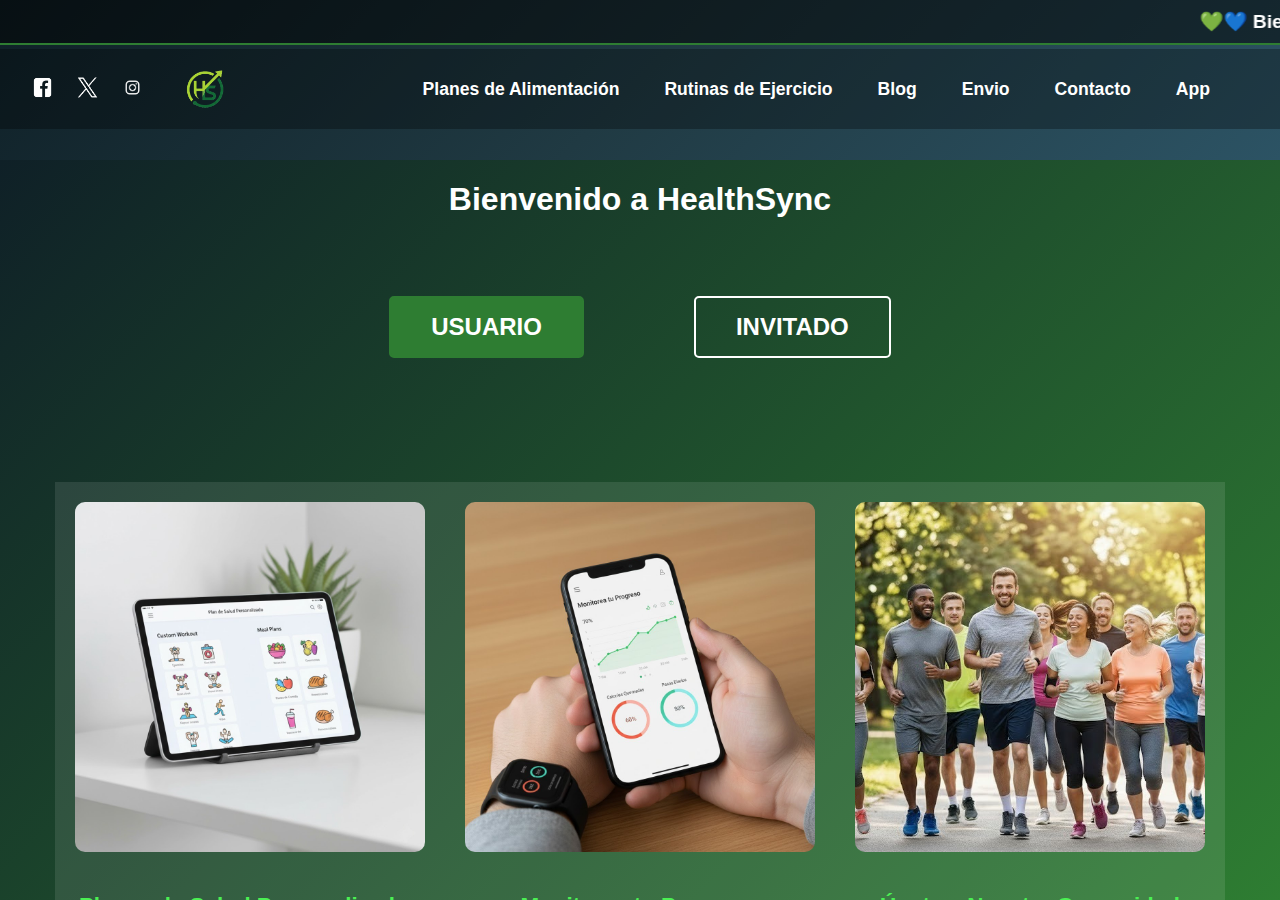
<file: ProyectoFinal/index.html>
<!DOCTYPE html>
<html lang="es">
<html>

<head>
    <title>HealthSync - Inicio</title>
</head>

<frameset rows="160,*" frameborder="0" border="0" framespacing="0">
    <frame src="header.html" name="topFrame" scrolling="no" noresize>
        <frame src="main.html" name="mainFrame">
</frameset>

<noframes>

    <body>
        <p>Tu navegador no soporta frames.</p>
    </body>
</noframes>

</html>
</file>
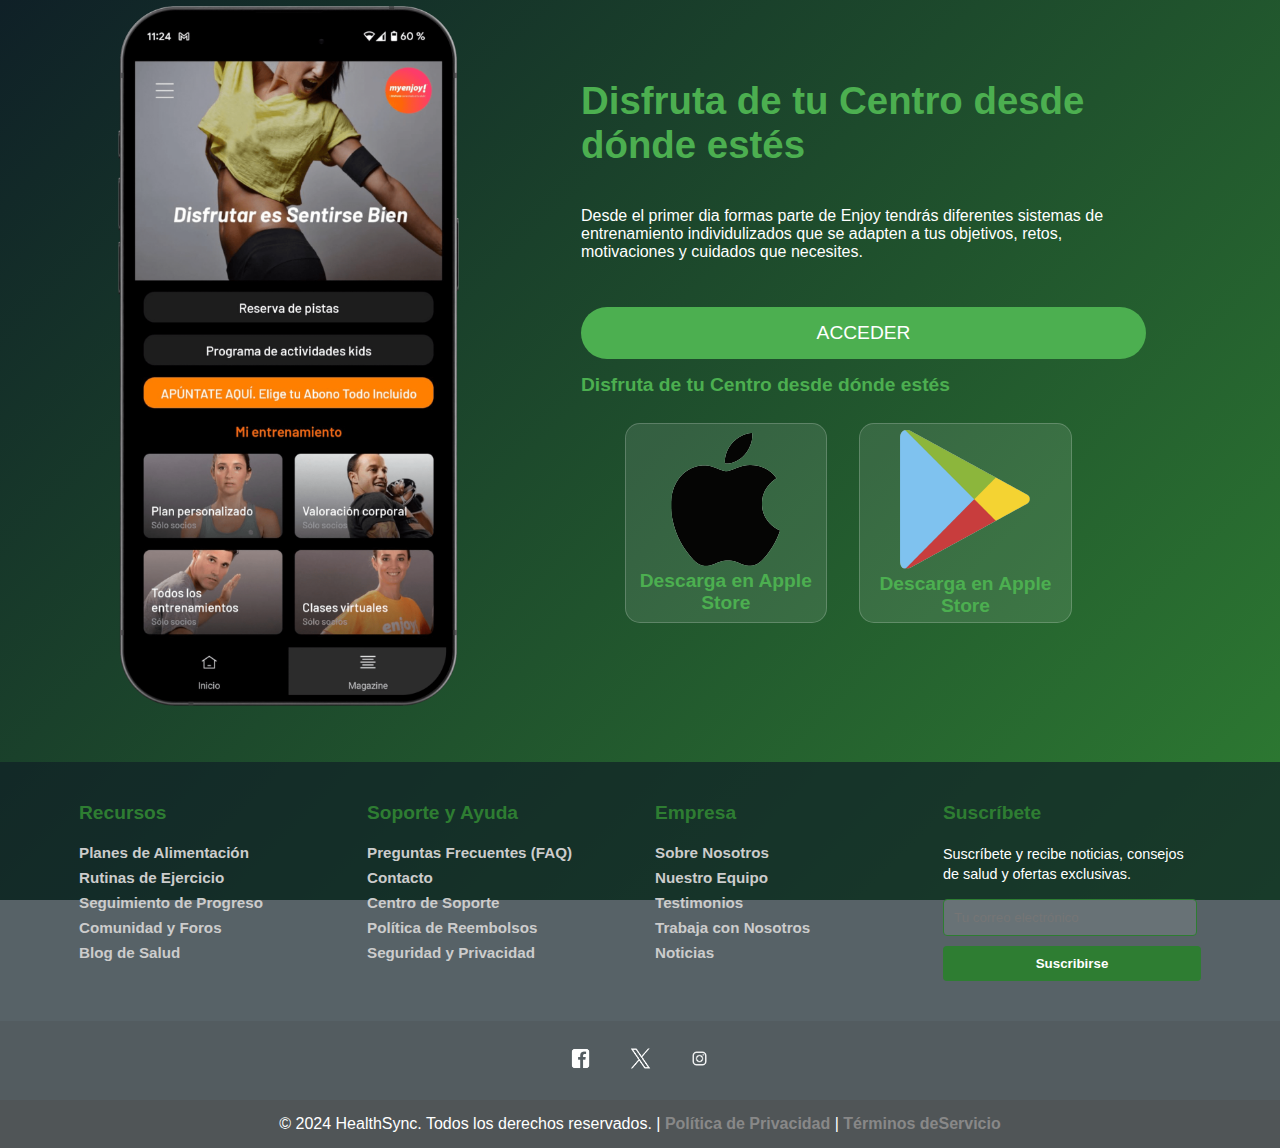
<file: ProyectoFinal/app.html>
<!DOCTYPE html>
<html lang="es">
<head>
    <meta charset="UTF-8">
    <meta name="viewport" content="width=device-width, initial-scale=1.0">
    <title>HealthSync - App</title>
    <link rel="stylesheet" type="text/css" href="css/common.css">
    <link rel="stylesheet" type="text/css" href="css/app.css">
    <link rel="stylesheet" type="text/css" href="css/envio.css">
</head>
<body class="main-bg">
     <tr>
            <td valign="top" align="center">
                <table class="app-container-table" border="0">
                    <tr>
                        <td class="app-card-cell">
                            <table width="100%" border="0" class="app-card">
                                <tr>
                                    <td align="center">
                                        <img src="Imagenes/Mockup-min-995x2048.png" alt="App" class="app-img">
                                    </td>
                                </tr>
                            </table>
                        </td>

                        <td class="app-card-cell">
                            <table width="100%" border="0" class="app-card">
                                <tr>
                                    <td>
                                        <p class="title-app"><span>Disfruta de tu Centro desde dónde estés</span></p>

                                        <p>Desde el primer dia formas parte de Enjoy tendrás diferentes sistemas de entrenamiento individulizados que se adapten a tus objetivos, retos, motivaciones y cuidados que necesites.</p>
                                    </td>
                                    
                                </tr>
                                <tr>
                                    <td>
                                        <button class="btn-app">ACCEDER</button>
                                    </td>
                                </tr>

                                <tr>
                                
                                    <td>
                                        <p class=minitititle-app><span>Disfruta de tu Centro desde dónde estés</span></p>

                                    </td>
                                    <table>
                                        
                                        <tr>
                                            <td valign="top" align="center">
                                                <table class="envio-container-table" border="0">
                                                    <tr>
                                                        <td class="envio-card-cell">
                                                            <table width="100%" border="0" class="envio-card">
                                                                <tr>
                                                                     <td align="center">
                                                                         <img src="Imagenes/uYzTmu.tif@2x.png.webp" alt="Apple" class="" >
                                                                         <br>
                                                                         <p><span>Descarga en Apple Store</span></p>
                                                                    </td>
                                                                </tr>
                                                             </table>
                                                    </td>


                                            <td class="envio-card-cell" align="center">
                                                <table width="100%" border="0" class="envio-card">
                                                                <tr>
                                                                     <td align="center">
                                                                         <img src="Imagenes/3FJQ0Q.tif@2x.png.webp" alt="Apple" class="" >
                                                                         <br>
                                                                         <p><span>Descarga en Apple Store</span></p>
                                                                    </td>
                                                                </tr>
                                                </table>
                                            </td>
                                    </table>
                            </table>
                        </td>
                    </tr>
                </table>
            </td>
        </tr>
     <table width="100%" border="0" cellpadding="0" cellspacing="0">
        <tr>
            <td class="footer-row" align="center">
                <table class="footer-table" border="0" cellpadding="0" cellspacing="0">
                    <tr>
                        <td class="footer-col">
                            <p class="footer-heading">Recursos</p>
                            <a href="#" class="footer-link" target="mainFrame">Planes de Alimentación</a>
                            <a href="#" class="footer-link" target="mainFrame">Rutinas de Ejercicio</a>
                            <a href="#" class="footer-link" target="mainFrame">Seguimiento de Progreso</a>
                            <a href="#" class="footer-link" target="mainFrame">Comunidad y Foros</a>
                            <a href="#" class="footer-link" target="mainFrame">Blog de Salud</a>
                        </td>

                        <td class="footer-col">
                            <p class="footer-heading">Soporte y Ayuda</p>
                            <a href="#" class="footer-link" target="mainFrame">Preguntas Frecuentes (FAQ)</a>
                            <a href="#" class="footer-link" target="mainFrame">Contacto</a>
                            <a href="#" class="footer-link" target="mainFrame">Centro de Soporte</a>
                            <a href="#" class="footer-link" target="mainFrame">Política de Reembolsos</a>
                            <a href="#" class="footer-link" target="mainFrame">Seguridad y Privacidad</a>
                        </td>

                        <td class="footer-col">
                            <p class="footer-heading">Empresa</p>
                            <a href="#" class="footer-link" target="mainFrame">Sobre Nosotros</a>
                            <a href="#" class="footer-link" target="mainFrame">Nuestro Equipo</a>
                            <a href="#" class="footer-link" target="mainFrame">Testimonios</a>
                            <a href="#" class="footer-link" target="mainFrame">Trabaja con Nosotros</a>
                            <a href="#" class="footer-link" target="mainFrame">Noticias</a>
                        </td>

                        <td class="footer-col">
                            <p class="footer-heading">Suscríbete</p>
                            <p class="newsletter-text">Suscríbete y recibe noticias, consejos de salud y ofertas
                                exclusivas.</p>
                            <form>
                                <input type="email" placeholder="Tu correo electrónico" class="input-email"><br>
                                <button type="button" class="btn-subscribe">Suscribirse</button>
                            </form>
                        </td>
                    </tr>
                </table>
            </td>
        </tr>


        <tr>
            <td class="footer-social-row">
                <a href="https://www.facebook.com/healthsyncglobal/" style="margin: 0 10px;" target="_blank"><img
                        src="Imagenes/logo-facebook.png" alt="Facebook" height="35"></a>
                <a href="https://x.com/healthsynccorp" style="margin: 0 10px;" target="_blank"><img
                        src="Imagenes/logo-X.png" alt="Twitter" height="35"></a>
                <a href="https://www.instagram.com/healthsyncglobal/" style="margin: 0 10px;" target="_blank"><img
                        src="Imagenes/logo-instagram.png" alt="Instagram" height="35"></a>

            </td>
        </tr>


        <tr>
            <td class="footer-bottom-row">
                <p style="margin: 0;">&copy; 2024 HealthSync. Todos los derechos reservados. | <a href="#"
                        style="color: #888;" target="mainFrame">Política de Privacidad</a> | <a href="#"
                        style="color: #888;" target="mainFrame">Términos deServicio</a></p>
            </td>
        </tr>
    </table>
</body>
</html>
</file>
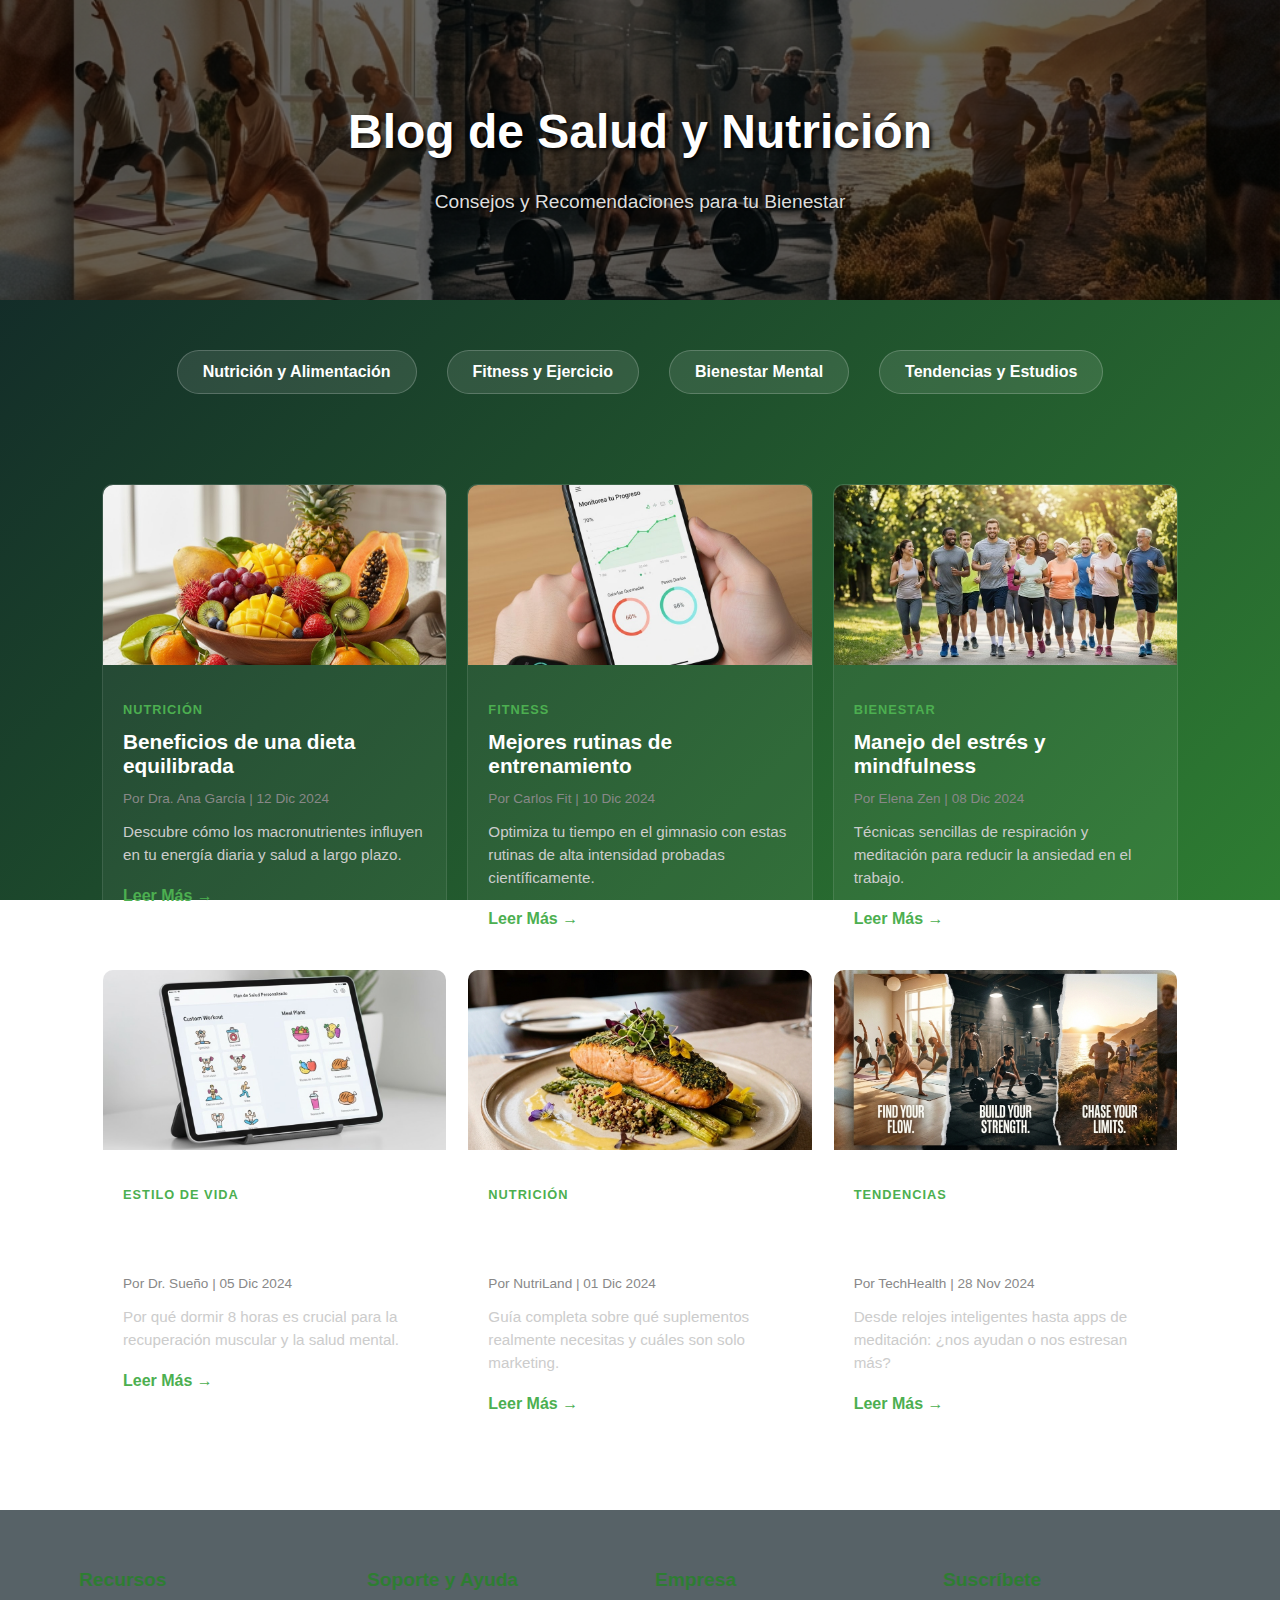
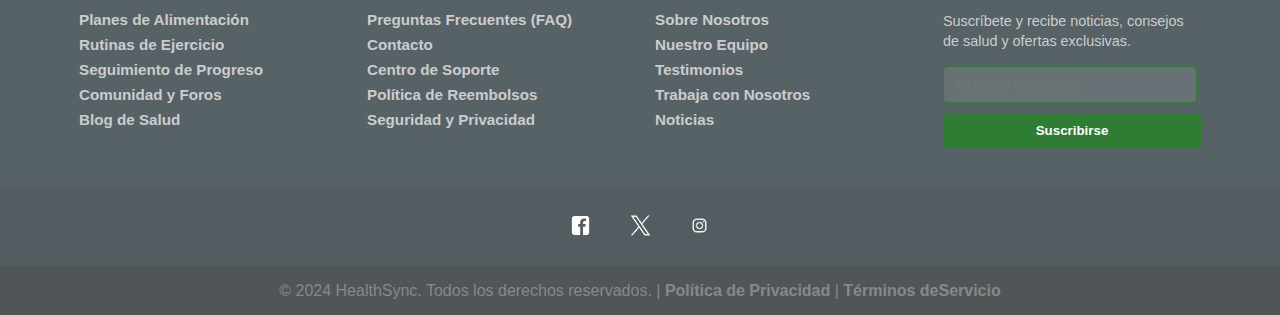
<file: ProyectoFinal/blog.html>
<!DOCTYPE html>
<html lang="es">

<head>
    <title>HealthSync - Blog de Salud y Nutrición</title>
    <link rel="stylesheet" type="text/css" href="css/common.css">
    <link rel="stylesheet" type="text/css" href="css/blog.css">
</head>

<body class="main-bg">
    <table width="100%" height="100%" border="0" cellpadding="0" cellspacing="0" class="full-height">
        <tr>
            <td valign="top" height="300" class="blog-hero-table">
                <table width="100%" height="100%" border="0" cellpadding="0" cellspacing="0" class="blog-hero-overlay">
                    <tr>
                        <td align="center" valign="middle">
                            <h1 class="blog-title">Blog de Salud y Nutrición</h1>
                            <h2 class="blog-subtitle">Consejos y Recomendaciones para tu Bienestar</h2>
                        </td>
                    </tr>
                </table>
            </td>
        </tr>

        <tr>
            <td align="center" style="padding: 30px 0;">
                <table border="0" cellpadding="10" cellspacing="10">
                    <tr>
                        <td><a href="#" class="blog-category-btn">Nutrición y Alimentación</a></td>
                        <td><a href="#" class="blog-category-btn">Fitness y Ejercicio</a></td>
                        <td><a href="#" class="blog-category-btn">Bienestar Mental</a></td>
                        <td><a href="#" class="blog-category-btn">Tendencias y Estudios</a></td>
                    </tr>
                </table>
            </td>
        </tr>

        <tr>
            <td align="center" valign="top" style="padding: 20px;">
                <table width="90%" border="0" cellpadding="0" cellspacing="20">
                    <tr>
                        <td width="33%" valign="top">
                            <table width="100%" border="0" cellpadding="0" cellspacing="0" class="article-card">
                                <tr>
                                    <td>
                                        <img src="Imagenes/plan-basico.jpeg" alt="Dieta Equilibrada"
                                            class="article-img">
                                        <table width="100%" border="0" cellpadding="20" cellspacing="0">
                                            <tr>
                                                <td>
                                                    <p class="article-cat-tag">Nutrición</p>
                                                    <h3 class="article-title">Beneficios de una dieta equilibrada</h3>
                                                    <p class="article-meta">Por Dra. Ana García | 12 Dic 2024</p>
                                                    <p class="article-excerpt">Descubre cómo los macronutrientes
                                                        influyen en tu energía diaria y salud a largo plazo.</p>
                                                    <a href="blog_detalle.html" class="read-more-btn">Leer Más
                                                        &rarr;</a>
                                                </td>
                                            </tr>
                                        </table>
                                    </td>
                                </tr>
                            </table>
                        </td>

                        <td width="33%" valign="top">
                            <table width="100%" border="0" cellpadding="0" cellspacing="0" class="article-card">
                                <tr>
                                    <td>
                                        <img src="Imagenes/Seguimiento.jpeg" alt="Rutinas Efectivas"
                                            class="article-img">
                                        <table width="100%" border="0" cellpadding="20" cellspacing="0">
                                            <tr>
                                                <td>
                                                    <p class="article-cat-tag">Fitness</p>
                                                    <h3 class="article-title">Mejores rutinas de entrenamiento</h3>
                                                    <p class="article-meta">Por Carlos Fit | 10 Dic 2024</p>
                                                    <p class="article-excerpt">Optimiza tu tiempo en el gimnasio con
                                                        estas rutinas de alta intensidad probadas científicamente.</p>
                                                    <a href="blog_detalle.html" class="read-more-btn">Leer Más
                                                        &rarr;</a>
                                                </td>
                                            </tr>
                                        </table>
                                    </td>
                                </tr>
                            </table>
                        </td>

                        <td width="33%" valign="top">
                            <table width="100%" border="0" cellpadding="0" cellspacing="0" class="article-card">
                                <tr>
                                    <td>
                                        <img src="Imagenes/Comunidad.jpeg" alt="Mindfulness" class="article-img">
                                        <table width="100%" border="0" cellpadding="20" cellspacing="0">
                                            <tr>
                                                <td>
                                                    <p class="article-cat-tag">Bienestar</p>
                                                    <h3 class="article-title">Manejo del estrés y mindfulness</h3>
                                                    <p class="article-meta">Por Elena Zen | 08 Dic 2024</p>
                                                    <p class="article-excerpt">Técnicas sencillas de respiración y
                                                        meditación para reducir la ansiedad en el trabajo.</p>
                                                    <a href="blog_detalle.html" class="read-more-btn">Leer Más
                                                        &rarr;</a>
                                                </td>
                                            </tr>
                                        </table>
                                    </td>
                                </tr>
                            </table>
                        </td>
                    </tr>

                    <tr>
                        <td width="33%" valign="top">
                            <table width="100%" border="0" cellpadding="0" cellspacing="0" class="article-card">
                                <tr>
                                    <td>
                                        <img src="Imagenes/Plan-Salud-img.jpeg" alt="Sueño y Descanso"
                                            class="article-img">
                                        <table width="100%" border="0" cellpadding="20" cellspacing="0">
                                            <tr>
                                                <td>
                                                    <p class="article-cat-tag">Estilo de Vida</p>
                                                    <h3 class="article-title">Importancia del sueño y descanso</h3>
                                                    <p class="article-meta">Por Dr. Sueño | 05 Dic 2024</p>
                                                    <p class="article-excerpt">Por qué dormir 8 horas es crucial para la
                                                        recuperación muscular y la salud mental.</p>
                                                    <a href="blog_detalle.html" class="read-more-btn">Leer Más
                                                        &rarr;</a>
                                                </td>
                                            </tr>
                                        </table>
                                    </td>
                                </tr>
                            </table>
                        </td>

                        <td width="33%" valign="top">
                            <table width="100%" border="0" cellpadding="0" cellspacing="0" class="article-card">
                                <tr>
                                    <td>
                                        <img src="Imagenes/plan-avanzado.png" alt="Suplementos" class="article-img">
                                        <table width="100%" border="0" cellpadding="20" cellspacing="0">
                                            <tr>
                                                <td>
                                                    <p class="article-cat-tag">Nutrición</p>
                                                    <h3 class="article-title">Vitaminas y suplementos esenciales</h3>
                                                    <p class="article-meta">Por NutriLand | 01 Dic 2024</p>
                                                    <p class="article-excerpt">Guía completa sobre qué suplementos
                                                        realmente necesitas y cuáles son solo marketing.</p>
                                                    <a href="blog_detalle.html" class="read-more-btn">Leer Más
                                                        &rarr;</a>
                                                </td>
                                            </tr>
                                        </table>
                                    </td>
                                </tr>
                            </table>
                        </td>

                        <td width="33%" valign="top">
                            <table width="100%" border="0" cellpadding="0" cellspacing="0" class="article-card">
                                <tr>
                                    <td>
                                        <img src="Imagenes/banner-rutinas.png" alt="Tecnología Salud"
                                            class="article-img">
                                        <table width="100%" border="0" cellpadding="20" cellspacing="0">
                                            <tr>
                                                <td>
                                                    <p class="article-cat-tag">Tendencias</p>
                                                    <h3 class="article-title">Impacto de la tecnología en el bienestar
                                                    </h3>
                                                    <p class="article-meta">Por TechHealth | 28 Nov 2024</p>
                                                    <p class="article-excerpt">Desde relojes inteligentes hasta apps de
                                                        meditación: ¿nos ayudan o nos estresan más?</p>
                                                    <a href="blog_detalle.html" class="read-more-btn">Leer Más
                                                        &rarr;</a>
                                                </td>
                                            </tr>
                                        </table>
                                    </td>
                                </tr>
                            </table>
                        </td>
                    </tr>
                </table>
                <br><br>
            </td>
        </tr>

        <tr>
            <td class="footer-row" align="center">
                <table class="footer-table" border="0" cellpadding="0" cellspacing="0">
                    <tr>
                        <td class="footer-col">
                            <p class="footer-heading">Recursos</p>
                            <a href="planes.html" class="footer-link" target="mainFrame">Planes de Alimentación</a>
                            <a href="rutinas.html" class="footer-link" target="mainFrame">Rutinas de Ejercicio</a>
                            <a href="#" class="footer-link" target="mainFrame">Seguimiento de Progreso</a>
                            <a href="#" class="footer-link" target="mainFrame">Comunidad y Foros</a>
                            <a href="#" class="footer-link" target="mainFrame">Blog de Salud</a>
                        </td>

                        <td class="footer-col">
                            <p class="footer-heading">Soporte y Ayuda</p>
                            <a href="#" class="footer-link" target="mainFrame">Preguntas Frecuentes (FAQ)</a>
                            <a href="#" class="footer-link" target="mainFrame">Contacto</a>
                            <a href="#" class="footer-link" target="mainFrame">Centro de Soporte</a>
                            <a href="#" class="footer-link" target="mainFrame">Política de Reembolsos</a>
                            <a href="#" class="footer-link" target="mainFrame">Seguridad y Privacidad</a>
                        </td>

                        <td class="footer-col">
                            <p class="footer-heading">Empresa</p>
                            <a href="#" class="footer-link" target="mainFrame">Sobre Nosotros</a>
                            <a href="#" class="footer-link" target="mainFrame">Nuestro Equipo</a>
                            <a href="#" class="footer-link" target="mainFrame">Testimonios</a>
                            <a href="#" class="footer-link" target="mainFrame">Trabaja con Nosotros</a>
                            <a href="#" class="footer-link" target="mainFrame">Noticias</a>
                        </td>

                        <td class="footer-col">
                            <p class="footer-heading">Suscríbete</p>
                            <p class="newsletter-text">Suscríbete y recibe noticias, consejos de salud y ofertas
                                exclusivas.</p>
                            <form>
                                <input type="email" placeholder="Tu correo electrónico" class="input-email"><br>
                                <button type="button" class="btn-subscribe">Suscribirse</button>
                            </form>
                        </td>
                    </tr>
                </table>
            </td>
        </tr>

        <tr>
            <td class="footer-social-row">
                <a href="https://www.facebook.com/healthsyncglobal/" style="margin: 0 10px;" target="_blank"><img
                        src="Imagenes/logo-facebook.png" alt="Facebook" height="35"></a>
                <a href="https://x.com/healthsynccorp" style="margin: 0 10px;" target="_blank"><img
                        src="Imagenes/logo-X.png" alt="Twitter" height="35"></a>
                <a href="https://www.instagram.com/healthsyncglobal/" style="margin: 0 10px;" target="_blank"><img
                        src="Imagenes/logo-instagram.png" alt="Instagram" height="35"></a>
            </td>
        </tr>

        <tr>
            <td class="footer-bottom-row">
                <p style="margin: 0;">&copy; 2024 HealthSync. Todos los derechos reservados. | <a href="#"
                        style="color: #888;" target="mainFrame">Política de Privacidad</a> | <a href="#"
                        style="color: #888;" target="mainFrame">Términos deServicio</a></p>
            </td>
        </tr>
    </table>
</body>

</html>
</file>
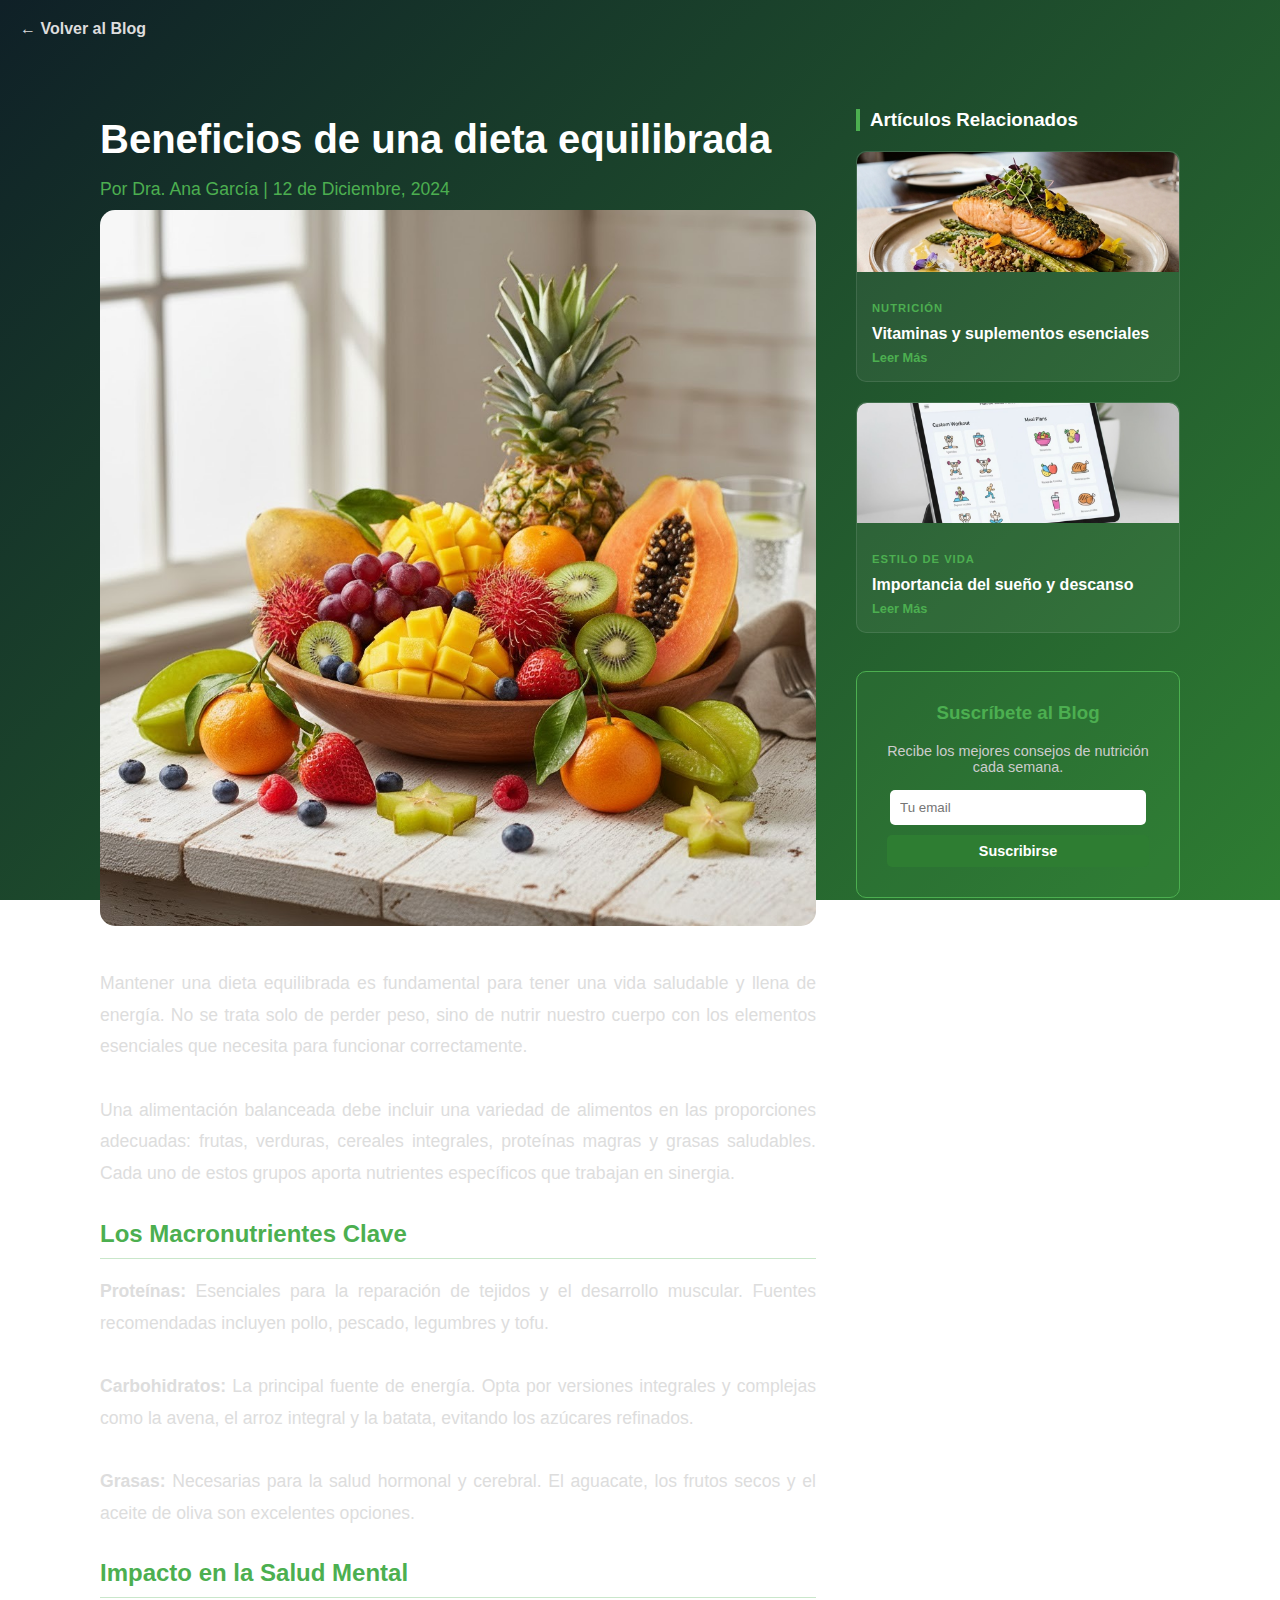
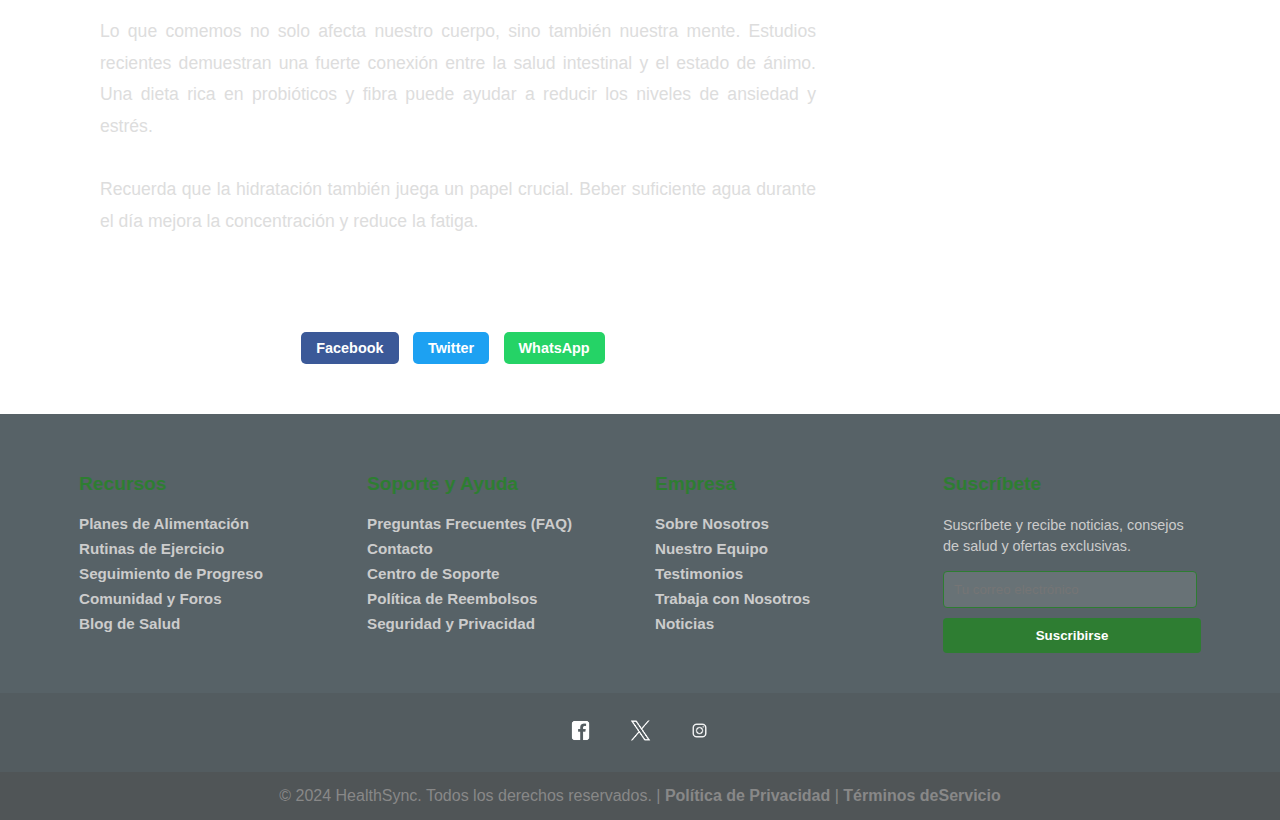
<file: ProyectoFinal/blog_detalle.html>
<!DOCTYPE html>
<html lang="es">

<head>
    <title>HealthSync - Detalle Artículo</title>
    <link rel="stylesheet" type="text/css" href="css/common.css">
    <link rel="stylesheet" type="text/css" href="css/blog.css">
</head>

<body class="main-bg">
    <table width="100%" height="100%" border="0" cellpadding="0" cellspacing="0" class="full-height">
        <tr>
            <td valign="top" height="50" style="padding: 20px;">
                <a href="blog.html" style="color: #ddd; text-decoration: none;">&larr; Volver al Blog</a>
            </td>
        </tr>

        <tr>
            <td valign="top" align="center" style="padding: 0 40px 40px 40px;">
                <table width="90%" border="0" cellpadding="0" cellspacing="0">
                    <tr>
                        <td width="70%" valign="top" style="padding-right: 40px;">
                            <h1 class="detail-title">Beneficios de una dieta equilibrada</h1>
                            <p class="article-meta" style="font-size: 1.1em; color: #4CAF50;">Por Dra. Ana García | 12
                                de Diciembre, 2024</p>
                            <img src="Imagenes/plan-basico.jpeg" alt="Dieta Equilibrada" class="detail-img-large">

                            <table width="100%" border="0" cellpadding="0" cellspacing="0">
                                <tr>
                                    <td>
                                        <p class="content-text">
                                            Mantener una dieta equilibrada es fundamental para tener una vida saludable
                                            y llena de energía.
                                            No se trata solo de perder peso, sino de nutrir nuestro cuerpo con los
                                            elementos esenciales que necesita para funcionar correctamente.
                                            <br><br>
                                            Una alimentación balanceada debe incluir una variedad de alimentos en las
                                            proporciones adecuadas:
                                            frutas, verduras, cereales integrales, proteínas magras y grasas saludables.
                                            Cada uno de estos grupos aporta nutrientes específicos que trabajan en
                                            sinergia.
                                        </p>

                                        <h3 class="content-subheading">Los Macronutrientes Clave</h3>
                                        <p class="content-text">
                                            <b>Proteínas:</b> Esenciales para la reparación de tejidos y el desarrollo
                                            muscular. Fuentes recomendadas incluyen pollo, pescado, legumbres y tofu.
                                            <br><br>
                                            <b>Carbohidratos:</b> La principal fuente de energía. Opta por versiones
                                            integrales y complejas como la avena, el arroz integral y la batata,
                                            evitando los azúcares refinados.
                                            <br><br>
                                            <b>Grasas:</b> Necesarias para la salud hormonal y cerebral. El aguacate,
                                            los frutos secos y el aceite de oliva son excelentes opciones.
                                        </p>

                                        <h3 class="content-subheading">Impacto en la Salud Mental</h3>
                                        <p class="content-text">
                                            Lo que comemos no solo afecta nuestro cuerpo, sino también nuestra mente.
                                            Estudios recientes demuestran una fuerte conexión entre la salud intestinal
                                            y el estado de ánimo. Una dieta rica en probióticos y fibra puede ayudar a
                                            reducir los niveles de ansiedad y estrés.
                                            <br><br>
                                            Recuerda que la hidratación también juega un papel crucial. Beber suficiente
                                            agua durante el día mejora la concentración y reduce la fatiga.
                                        </p>

                                        <br>
                                        <table border="0" cellpadding="10" cellspacing="0"
                                            style="background: rgba(255,255,255,0.05); border-radius: 10px; width: 100%;">
                                            <tr>
                                                <td align="center">
                                                    <p style="color: white; font-weight: bold; margin-bottom: 15px;">¿Te
                                                        gustó este artículo? Compártelo:</p>
                                                    <a href="#" class="share-btn share-fb">Facebook</a>
                                                    <a href="#" class="share-btn share-tw">Twitter</a>
                                                    <a href="#" class="share-btn share-wa">WhatsApp</a>
                                                </td>
                                            </tr>
                                        </table>
                                    </td>
                                </tr>
                            </table>
                        </td>

                        <td width="30%" valign="top">
                            <table width="100%" border="0" cellpadding="0" cellspacing="0">
                                <tr>
                                    <td>
                                        <h3
                                            style="color: white; border-left: 4px solid #4CAF50; padding-left: 10px; margin-bottom: 20px;">
                                            Artículos Relacionados</h3>

                                        <table width="100%" border="0" cellpadding="0" cellspacing="0"
                                            class="article-card" style="margin-bottom: 20px;">
                                            <tr>
                                                <td>
                                                    <img src="Imagenes/plan-avanzado.png" alt="Suplementos"
                                                        class="article-img" style="height: 120px;">
                                                    <div style="padding: 15px;">
                                                        <p class="article-cat-tag" style="font-size: 0.7em;">Nutrición
                                                        </p>
                                                        <h4 style="color: white; margin: 5px 0;">Vitaminas y suplementos
                                                            esenciales</h4>
                                                        <a href="#" class="read-more-btn" style="font-size: 0.8em;">Leer
                                                            Más</a>
                                                    </div>
                                                </td>
                                            </tr>
                                        </table>

                                        <table width="100%" border="0" cellpadding="0" cellspacing="0"
                                            class="article-card" style="margin-bottom: 20px;">
                                            <tr>
                                                <td>
                                                    <img src="Imagenes/Plan-Salud-img.jpeg" alt="Sueño"
                                                        class="article-img" style="height: 120px;">
                                                    <div style="padding: 15px;">
                                                        <p class="article-cat-tag" style="font-size: 0.7em;">Estilo de
                                                            Vida</p>
                                                        <h4 style="color: white; margin: 5px 0;">Importancia del sueño y
                                                            descanso</h4>
                                                        <a href="#" class="read-more-btn" style="font-size: 0.8em;">Leer
                                                            Más</a>
                                                    </div>
                                                </td>
                                            </tr>
                                        </table>

                                        <br>

                                        <table width="100%" border="0" cellpadding="0" cellspacing="0"
                                            class="newsletter-box">
                                            <tr>
                                                <td align="center">
                                                    <h3 style="color: #4CAF50; margin-top: 0;">Suscríbete al Blog</h3>
                                                    <p style="color: #ccc; font-size: 0.9em;">Recibe los mejores
                                                        consejos de nutrición cada semana.</p>
                                                    <form>
                                                        <input type="email" placeholder="Tu email"
                                                            style="width: 90%; padding: 10px; margin-bottom: 10px; border-radius: 5px; border: none;">
                                                        <button type="button" class="btn-small"
                                                            style="width: 100%; border: none; cursor: pointer;">Suscribirse</button>
                                                    </form>
                                                </td>
                                            </tr>
                                        </table>

                                    </td>
                                </tr>
                            </table>
                        </td>
                    </tr>
                </table>
            </td>
        </tr>

        <tr>
            <td class="footer-row" align="center">
                <table class="footer-table" border="0" cellpadding="0" cellspacing="0">
                    <tr>
                        <td class="footer-col">
                            <p class="footer-heading">Recursos</p>
                            <a href="planes.html" class="footer-link" target="mainFrame">Planes de Alimentación</a>
                            <a href="rutinas.html" class="footer-link" target="mainFrame">Rutinas de Ejercicio</a>
                            <a href="#" class="footer-link" target="mainFrame">Seguimiento de Progreso</a>
                            <a href="#" class="footer-link" target="mainFrame">Comunidad y Foros</a>
                            <a href="#" class="footer-link" target="mainFrame">Blog de Salud</a>
                        </td>

                        <td class="footer-col">
                            <p class="footer-heading">Soporte y Ayuda</p>
                            <a href="#" class="footer-link" target="mainFrame">Preguntas Frecuentes (FAQ)</a>
                            <a href="#" class="footer-link" target="mainFrame">Contacto</a>
                            <a href="#" class="footer-link" target="mainFrame">Centro de Soporte</a>
                            <a href="#" class="footer-link" target="mainFrame">Política de Reembolsos</a>
                            <a href="#" class="footer-link" target="mainFrame">Seguridad y Privacidad</a>
                        </td>

                        <td class="footer-col">
                            <p class="footer-heading">Empresa</p>
                            <a href="#" class="footer-link" target="mainFrame">Sobre Nosotros</a>
                            <a href="#" class="footer-link" target="mainFrame">Nuestro Equipo</a>
                            <a href="#" class="footer-link" target="mainFrame">Testimonios</a>
                            <a href="#" class="footer-link" target="mainFrame">Trabaja con Nosotros</a>
                            <a href="#" class="footer-link" target="mainFrame">Noticias</a>
                        </td>

                        <td class="footer-col">
                            <p class="footer-heading">Suscríbete</p>
                            <p class="newsletter-text">Suscríbete y recibe noticias, consejos de salud y ofertas
                                exclusivas.</p>
                            <form>
                                <input type="email" placeholder="Tu correo electrónico" class="input-email"><br>
                                <button type="button" class="btn-subscribe">Suscribirse</button>
                            </form>
                        </td>
                    </tr>
                </table>
            </td>
        </tr>


        <tr>
            <td class="footer-social-row">
                <a href="https://www.facebook.com/healthsyncglobal/" style="margin: 0 10px;" target="_blank"><img
                        src="Imagenes/logo-facebook.png" alt="Facebook" height="35"></a>
                <a href="https://x.com/healthsynccorp" style="margin: 0 10px;" target="_blank"><img
                        src="Imagenes/logo-X.png" alt="Twitter" height="35"></a>
                <a href="https://www.instagram.com/healthsyncglobal/" style="margin: 0 10px;" target="_blank"><img
                        src="Imagenes/logo-instagram.png" alt="Instagram" height="35"></a>
            </td>
        </tr>


        <tr>
            <td class="footer-bottom-row">
                <p style="margin: 0;">&copy; 2024 HealthSync. Todos los derechos reservados. | <a href="#"
                        style="color: #888;" target="mainFrame">Política de Privacidad</a> | <a href="#"
                        style="color: #888;" target="mainFrame">Términos deServicio</a></p>
            </td>
        </tr>
    </table>
</body>

</html>
</file>
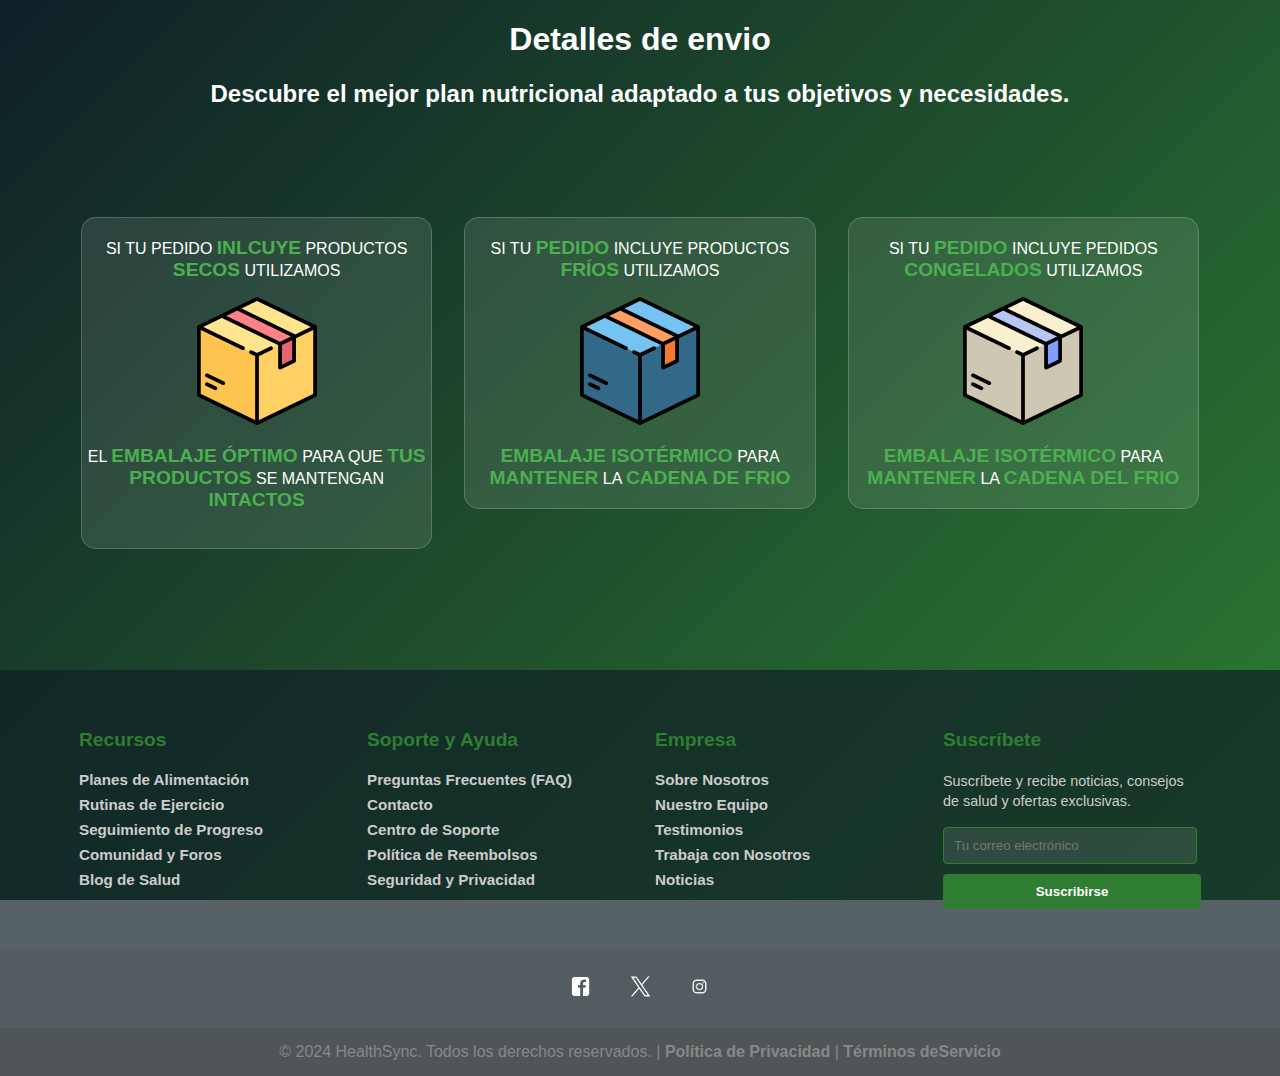
<file: ProyectoFinal/envio.html>
<!DOCTYPE html>
<html lang="es">
<html>

<head>
    <title>HealthSync - Planes de Alimentación</title>
    <link rel="stylesheet" type="text/css" href="css/common.css">
    <link rel="stylesheet" type="text/css" href="css/envio.css">
</head>

<body class="main-bg">
    <table width="100%" height="100%" border="0" cellpadding="0" cellspacing="0" class="full-height">
        <tr>
            <td valign="top" height="200">
                    <table width="100%" border="0" cellpadding="0" cellspacing="0" class="plans-hero">
                        <tr>
                            <td align="center">
                                <h1>Detalles de envio</h1>
                                <h2>Descubre el mejor plan nutricional adaptado a tus objetivos y necesidades.</h2>
                            </td>
                        </tr>
                    </table>
            </td>
        </tr>

        <tr>
            <td valign="top" align="center">
                <table class="envio-container-table" border="0">
                    <tr>
                        <td class="envio-card-cell">
                            <table width="100%" border="0" class="envio-card">
                                <tr>
                                    <td align="center">
                                        <p>SI TU PEDIDO <span>INLCUYE</span> PRODUCTOS <span>SECOS</span> UTILIZAMOS</p>
                                        <img src="Imagenes/box-secos.png" alt="Box-secos" >
                                        <p>EL <span>EMBALAJE ÓPTIMO</span> PARA QUE <span>TUS PRODUCTOS</span> SE MANTENGAN <span>INTACTOS</span></p>
                                        <br>
                                    </td>
                                </tr>
                            </table>
                        </td>

                        <td class="envio-card-cell">
                            <table width="100%" border="0" class="envio-card">
                                <tr>
                                    <td>
                                        <p>SI TU <span>PEDIDO</span> INCLUYE PRODUCTOS <span>FRÍOS</span> UTILIZAMOS</p>
                                        <img src="Imagenes/box-frios.png" alt="Box-frios">
                                        <p><span>EMBALAJE ISOTÉRMICO</span> PARA <span>MANTENER</span> LA <span>CADENA DE FRIO</span></p>
                                    </td>
                                </tr>
                            </table>
                        </td>

                        <td class="envio-card-cell">
                            <table width="100%" border="0" class="envio-card">

                                    <td>
                                        <p>SI TU <span>PEDIDO</span> INCLUYE PEDIDOS <span>CONGELADOS</span> UTILIZAMOS</p>
                                        <img src="Imagenes/box-congelados.png" alt= "box-congelados">
                                        <p><span>EMBALAJE ISOTÉRMICO</span> PARA <span>MANTENER</span> LA <span>CADENA DEL FRIO</span></p>
                                        </table>

                                    </td>
                            </table>
                        </td>
                    </tr>
                </table>

                <br>
                <br><br>
            </td>
        </tr>
    </table>


    <table width="100%" border="0" cellpadding="0" cellspacing="0">
        <tr>
            <td class="footer-row" align="center">
                <table class="footer-table" border="0" cellpadding="0" cellspacing="0">
                    <tr>
                        <td class="footer-col">
                            <p class="footer-heading">Recursos</p>
                            <a href="#" class="footer-link" target="mainFrame">Planes de Alimentación</a>
                            <a href="#" class="footer-link" target="mainFrame">Rutinas de Ejercicio</a>
                            <a href="#" class="footer-link" target="mainFrame">Seguimiento de Progreso</a>
                            <a href="#" class="footer-link" target="mainFrame">Comunidad y Foros</a>
                            <a href="#" class="footer-link" target="mainFrame">Blog de Salud</a>
                        </td>

                        <td class="footer-col">
                            <p class="footer-heading">Soporte y Ayuda</p>
                            <a href="#" class="footer-link" target="mainFrame">Preguntas Frecuentes (FAQ)</a>
                            <a href="#" class="footer-link" target="mainFrame">Contacto</a>
                            <a href="#" class="footer-link" target="mainFrame">Centro de Soporte</a>
                            <a href="#" class="footer-link" target="mainFrame">Política de Reembolsos</a>
                            <a href="#" class="footer-link" target="mainFrame">Seguridad y Privacidad</a>
                        </td>

                        <td class="footer-col">
                            <p class="footer-heading">Empresa</p>
                            <a href="#" class="footer-link" target="mainFrame">Sobre Nosotros</a>
                            <a href="#" class="footer-link" target="mainFrame">Nuestro Equipo</a>
                            <a href="#" class="footer-link" target="mainFrame">Testimonios</a>
                            <a href="#" class="footer-link" target="mainFrame">Trabaja con Nosotros</a>
                            <a href="#" class="footer-link" target="mainFrame">Noticias</a>
                        </td>

                        <td class="footer-col">
                            <p class="footer-heading">Suscríbete</p>
                            <p class="newsletter-text">Suscríbete y recibe noticias, consejos de salud y ofertas
                                exclusivas.</p>
                            <form>
                                <input type="email" placeholder="Tu correo electrónico" class="input-email"><br>
                                <button type="button" class="btn-subscribe">Suscribirse</button>
                            </form>
                        </td>
                    </tr>
                </table>
            </td>
        </tr>


        <tr>
            <td class="footer-social-row">
                <a href="https://www.facebook.com/healthsyncglobal/" style="margin: 0 10px;" target="_blank"><img
                        src="Imagenes/logo-facebook.png" alt="Facebook" height="35"></a>
                <a href="https://x.com/healthsynccorp" style="margin: 0 10px;" target="_blank"><img
                        src="Imagenes/logo-X.png" alt="Twitter" height="35"></a>
                <a href="https://www.instagram.com/healthsyncglobal/" style="margin: 0 10px;" target="_blank"><img
                        src="Imagenes/logo-instagram.png" alt="Instagram" height="35"></a>

            </td>
        </tr>


        <tr>
            <td class="footer-bottom-row">
                <p style="margin: 0;">&copy; 2024 HealthSync. Todos los derechos reservados. | <a href="#"
                        style="color: #888;" target="mainFrame">Política de Privacidad</a> | <a href="#"
                        style="color: #888;" target="mainFrame">Términos deServicio</a></p>
            </td>
        </tr>
    </table>

</body>

</html>
</file>
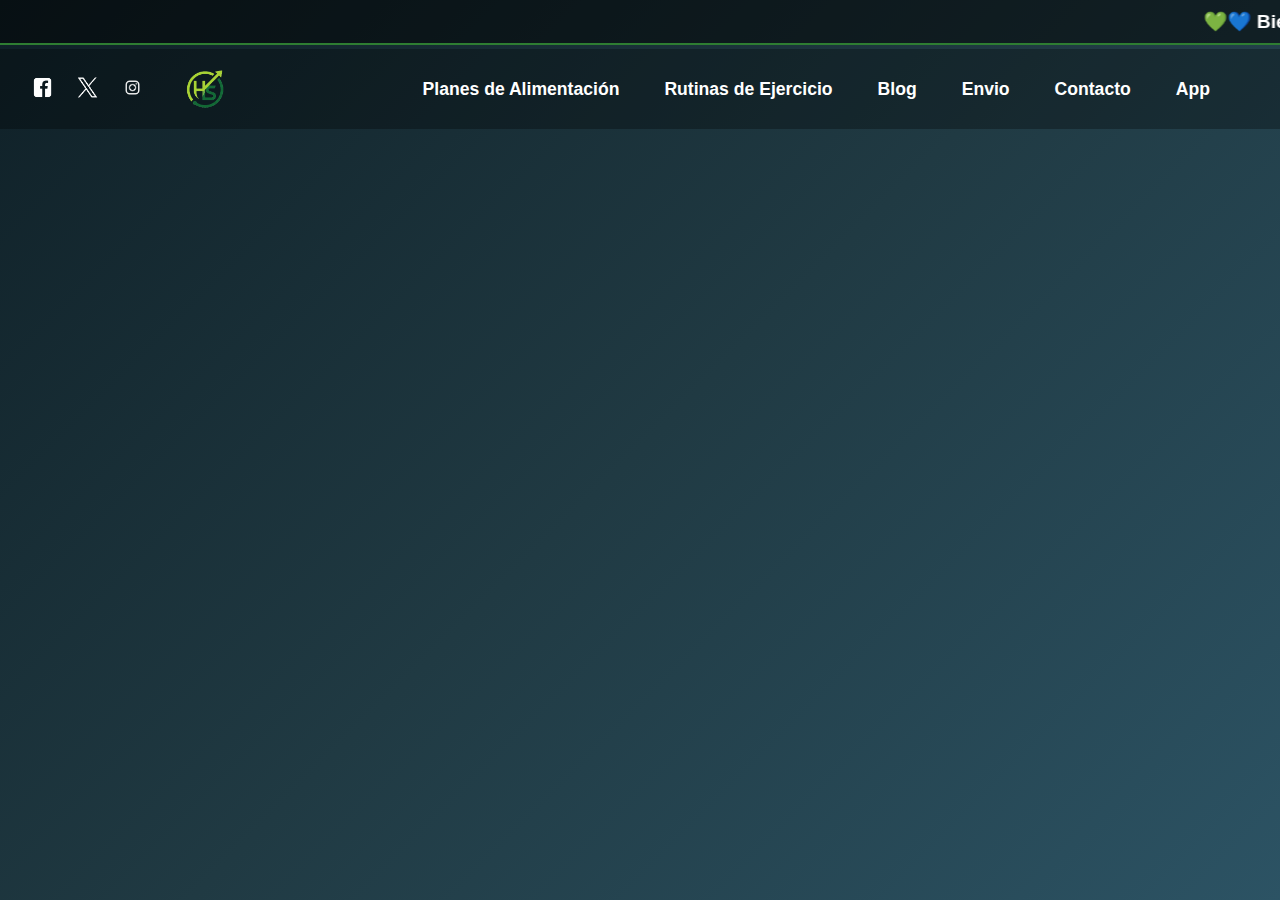
<file: ProyectoFinal/header.html>
<!DOCTYPE html>
<html lang="es">
<html>
<!--me equivoque con el commit-->

<head>
    <title>HealthSync Header</title>
    <link rel="stylesheet" type="text/css" href="css/common.css">
    <link rel="stylesheet" type="text/css" href="css/header.css">
</head>

<body class="header-body">
    <table width="100%" border="0" cellpadding="0" cellspacing="0">
        <tr>
            <td colspan="2" height="40">
                <marquee scrollamount="10">
                   💚💙 Bienvenido a HealthSync: Tu plataforma de salud personalizada. &nbsp;&nbsp;&nbsp; |
                    &nbsp;&nbsp;&nbsp; Regístrate ahora y obtén tu primer plan gratuito. &nbsp;&nbsp;&nbsp; |
                    &nbsp;&nbsp;&nbsp; Optimiza tu bienestar con inteligencia artificial. 💚💙
                </marquee>
            </td>
        </tr>


        <tr class="header-table" height="80">
            <td width="30%" valign="middle" align="left" style="padding-left: 20px;">
                <table border="0" cellpadding="5" cellspacing="0">
                    <tr>

                        <td><a href="https://www.facebook.com/healthsyncglobal/" target="_blank"><img
                                    src="Imagenes/logo-facebook.png" alt="Facebook" height="35"></a></td>
                        <td><a href="https://x.com/healthsynccorp" target="_blank"><img src="Imagenes/logo-X.png"
                                    alt="Twitter" height="35"></a>
                        </td>
                        <td><a href="https://www.instagram.com/healthsyncglobal/" target="_blank"><img
                                    src="Imagenes/logo-instagram.png" alt="Instagram" height="35"></a></td>

                        <td style="padding-left: 20px;">
                            <a href="main.html" target="mainFrame">
                                <img src="Imagenes/logo.png" alt="HealthSync Logo" height="50" border="0">
                            </a>
                        </td>
                    </tr>
                </table>
            </td>


            <td width="70%" valign="middle" align="right" style="padding-right: 40px;">
                <table border="0" cellpadding="0" cellspacing="15">
                    <tr>
                        <td class="menu-item"><a href="planes.html" target="mainFrame">Planes de Alimentación</a></td>
                        <td class="menu-item"><a href="rutinas.html" target="mainFrame">Rutinas de Ejercicio</a></td>
                        <td class="menu-item"><a href="blog.html" target="mainFrame">Blog</a></td>
                        <td class="menu-item"><a href="envio.html" target="mainFrame">Envio</a></td>
                        <td class="menu-item"><a href="contacto.html" target="mainFrame">Contacto</a></td>
                        <td class="menu-item"><a href="app.html" target="mainFrame">App</a></td>
                    </tr>
                </table>
            </td>
        </tr>
    </table>
</body>

</html>
</file>
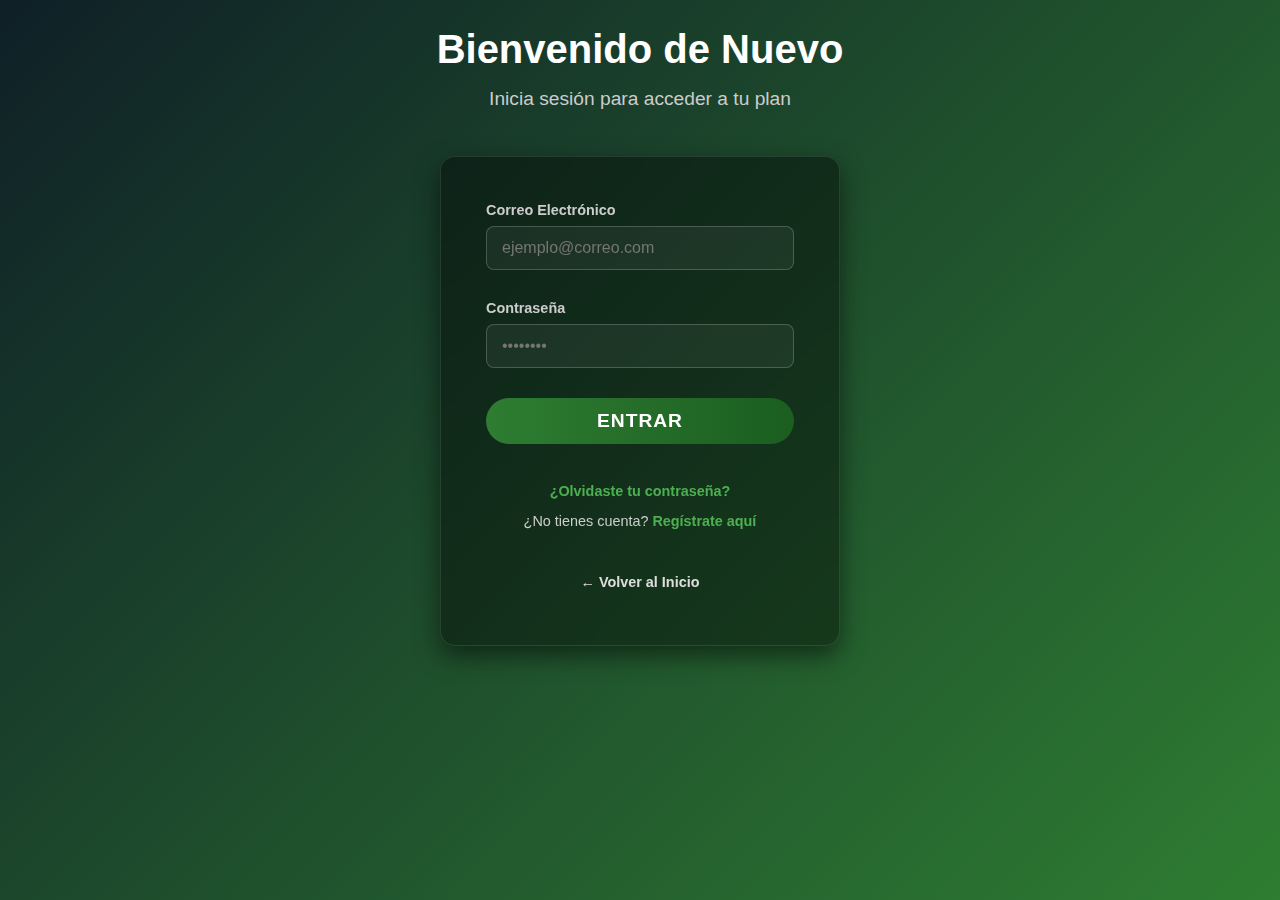
<file: ProyectoFinal/login.html>
<!DOCTYPE html>
<html lang="es">

<head>
    <title>HealthSync - Iniciar Sesión</title>
    <!-- Estilos Comunes -->
    <link rel="stylesheet" type="text/css" href="css/common.css">
    <!-- Estilos de Login -->
    <link rel="stylesheet" type="text/css" href="css/login.css">
    <!-- Icono de Pestaña -->
    <link rel="icon" href="Imagenes/logo.png" type="image/png">
</head>

<body class="main-bg">
    <!-- Tabla Principal para Centrado Vertical -->
    <table width="100%" height="100%" border="0" cellpadding="0" cellspacing="0" class="full-height">
        <tr>
            <td align="center" valign="middle">

                <!-- Encabezado del Login -->
                <!-- Encabezado del Login -->
                <table width="100%" border="0" cellpadding="0" cellspacing="0" class="login-hero">
                    <tr>
                        <td align="center">
                            <h1>Bienvenido de Nuevo</h1>
                            <h2>Inicia sesión para acceder a tu plan</h2>
                        </td>
                    </tr>
                </table>

                <!-- Contenedor del Formulario (Tabla) -->
                <table class="login-container" border="0" cellpadding="0" cellspacing="0">
                    <tr>
                        <td>
                            <form>
                                <table width="100%" border="0" cellpadding="5" cellspacing="0">
                                    <!-- Campo Email -->
                                    <tr>
                                        <td>
                                            <label class="login-label">Correo Electrónico</label>
                                            <input type="email" class="login-input" placeholder="ejemplo@correo.com">
                                        </td>
                                    </tr>
                                    <!-- Espacio -->
                                    <tr>
                                        <td height="10"></td>
                                    </tr>
                                    <!-- Contraseña -->
                                    <tr>
                                        <td>
                                            <label class="login-label">Contraseña</label>
                                            <input type="password" class="login-input" placeholder="••••••••">
                                        </td>
                                    </tr>
                                    <!-- Botón Entrar -->
                                    <tr>
                                        <td>
                                            <button type="button" class="btn-login">Entrar</button>
                                        </td>
                                    </tr>
                                </table>
                            </form>

                            <!-- Enlaces Adicionales -->
                            <table width="100%" border="0" cellpadding="0" cellspacing="0" class="login-links">
                                <tr>
                                    <td align="center">
                                        <p><a href="#">¿Olvidaste tu contraseña?</a></p>
                                        <p>¿No tienes cuenta? <a href="registro.html">Regístrate aquí</a></p>
                                        <br>
                                        <p><a href="main.html" style="color: #ddd;">&larr; Volver al Inicio</a></p>
                                    </td>
                                </tr>
                            </table>
                        </td>
                    </tr>
                </table>

            </td>
        </tr>
    </table>
</body>

</html>
</file>
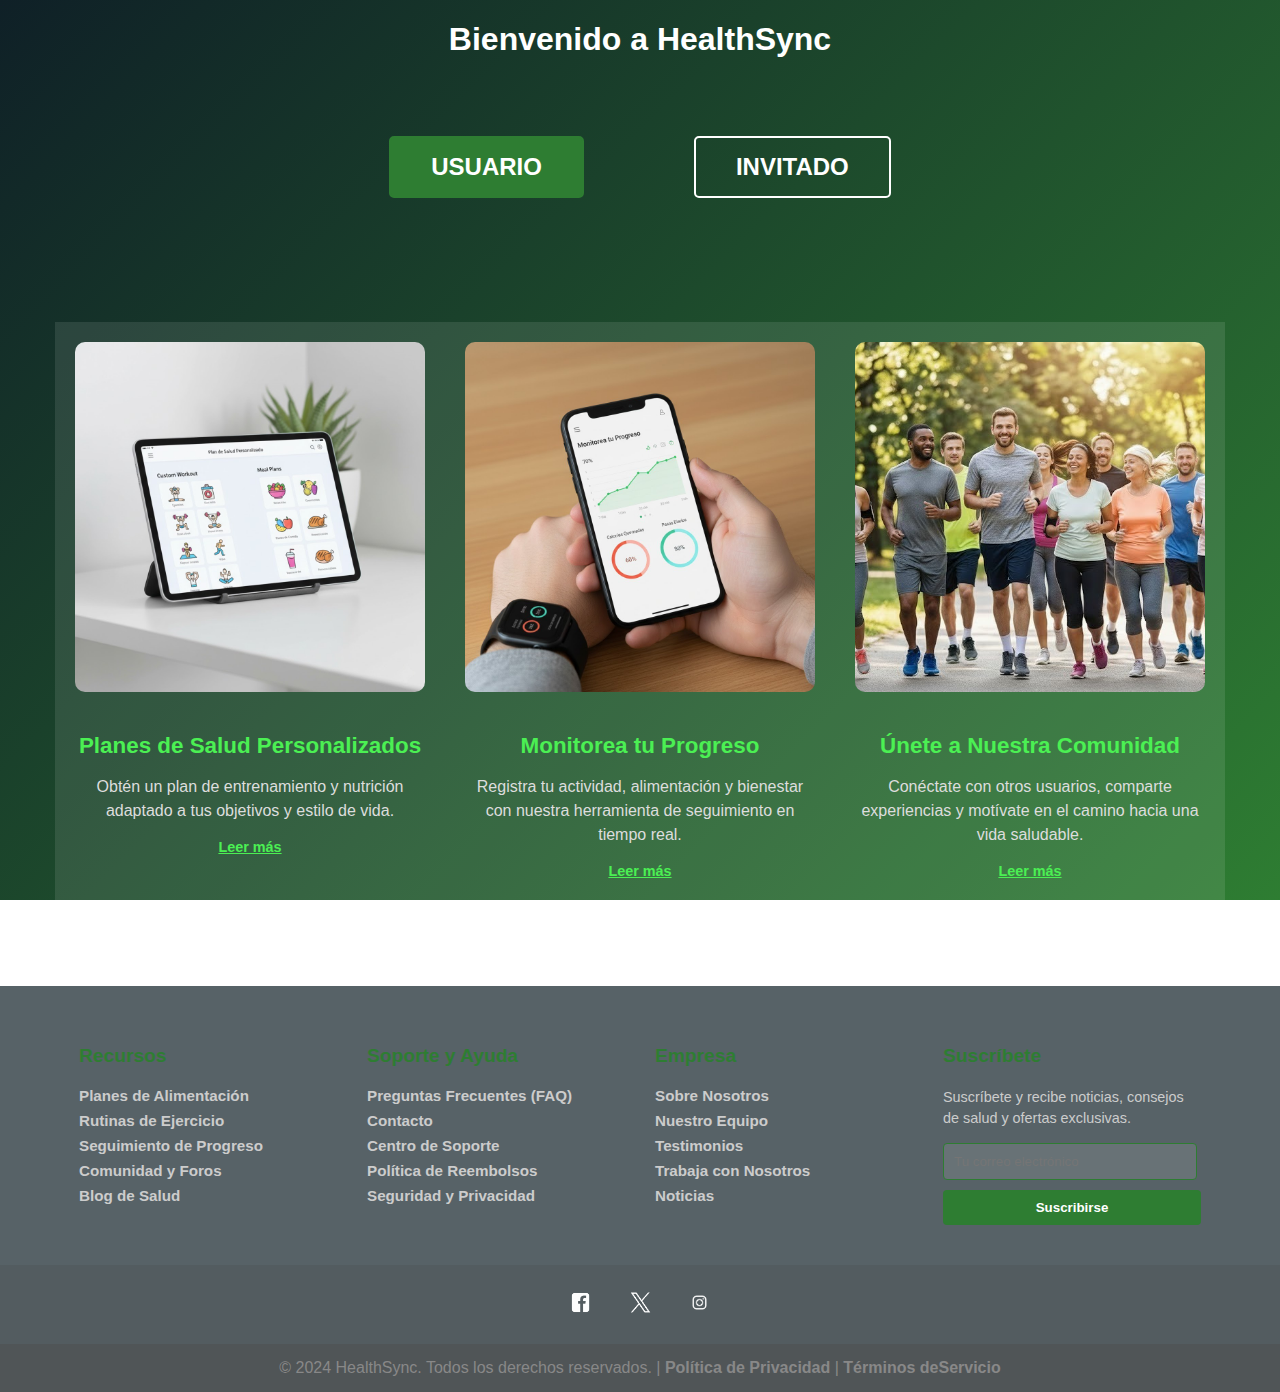
<file: ProyectoFinal/main.html>
<!DOCTYPE html>
<html lang="es">
<html>

<head>
    <title>HealthSync Main</title>
    <link rel="stylesheet" type="text/css" href="css/common.css">
    <link rel="stylesheet" type="text/css" href="css/main.css">
</head>

<body class="main-bg">
    <table width="100%" height="100%" border="0" cellpadding="0" cellspacing="0" class="full-height">
        <tr>
            <td class="main-content">

                <h1>Bienvenido a HealthSync</h1>
                <br><br>

                <table border="0" align="center" cellpadding="10" cellspacing="0">
                    <tr>
                        <td>
                            <a href="login.html" class="btn">USUARIO</a>
                        </td>
                        <td width="50"></td>
                        <td>
                            <a href="#" class="btn btn-guest">INVITADO</a>
                        </td>
                    </tr>
                </table>

                <br><br><br>


                <table class="benefits-table" align="center" border="0" cellspacing="0" cellpadding="0">
                    <tr>

                        <td class="benefit-column">
                            <img src="Imagenes/Plan-Salud-img.jpeg" alt="Plan Personalizado" class="benefit-img"><br>
                            <p class="benefit-title">Planes de Salud Personalizados</p>
                            <p class="benefit-desc">Obtén un plan de entrenamiento y nutrición adaptado a tus
                                objetivos y estilo de vida.</p>
                            <a href="#" class="read-more">Leer más</a>
                        </td>


                        <td class="benefit-column">
                            <img src="Imagenes/Seguimiento.jpeg" alt="Seguimiento" class="benefit-img"><br>
                            <p class="benefit-title">Monitorea tu Progreso</p>
                            <p class="benefit-desc">Registra tu actividad, alimentación y bienestar con nuestra
                                herramienta de seguimiento en tiempo real.</p>
                            <a href="#" class="read-more">Leer más</a>
                        </td>


                        <td class="benefit-column">
                            <img src="Imagenes/Comunidad.jpeg" alt="Comunidad" class="benefit-img"><br>
                            <p class="benefit-title">Únete a Nuestra Comunidad</p>
                            <p class="benefit-desc">Conéctate con otros usuarios, comparte experiencias y motívate en
                                el camino hacia una vida saludable.</p>
                            <a href="#" class="read-more">Leer más</a>
                        </td>
                    </tr>
                </table>

                <br><br>

            </td>
        </tr>
    </table>

    <table width="100%" border="0" cellpadding="0" cellspacing="0">
        <tr>
            <td class="footer-row" align="center">
                <table class="footer-table" border="0" cellpadding="0" cellspacing="0">
                    <tr>
                        <td class="footer-col">
                            <p class="footer-heading">Recursos</p>
                            <a href="#" class="footer-link" target="mainFrame">Planes de Alimentación</a>
                            <a href="#" class="footer-link" target="mainFrame">Rutinas de Ejercicio</a>
                            <a href="#" class="footer-link" target="mainFrame">Seguimiento de Progreso</a>
                            <a href="#" class="footer-link" target="mainFrame">Comunidad y Foros</a>
                            <a href="#" class="footer-link" target="mainFrame">Blog de Salud</a>
                        </td>

                        <td class="footer-col">
                            <p class="footer-heading">Soporte y Ayuda</p>
                            <a href="#" class="footer-link" target="mainFrame">Preguntas Frecuentes (FAQ)</a>
                            <a href="#" class="footer-link" target="mainFrame">Contacto</a>
                            <a href="#" class="footer-link" target="mainFrame">Centro de Soporte</a>
                            <a href="#" class="footer-link" target="mainFrame">Política de Reembolsos</a>
                            <a href="#" class="footer-link" target="mainFrame">Seguridad y Privacidad</a>
                        </td>

                        <td class="footer-col">
                            <p class="footer-heading">Empresa</p>
                            <a href="#" class="footer-link" target="mainFrame">Sobre Nosotros</a>
                            <a href="#" class="footer-link" target="mainFrame">Nuestro Equipo</a>
                            <a href="#" class="footer-link" target="mainFrame">Testimonios</a>
                            <a href="#" class="footer-link" target="mainFrame">Trabaja con Nosotros</a>
                            <a href="#" class="footer-link" target="mainFrame">Noticias</a>
                        </td>

                        <td class="footer-col">
                            <p class="footer-heading">Suscríbete</p>
                            <p class="newsletter-text">Suscríbete y recibe noticias, consejos de salud y ofertas
                                exclusivas.</p>
                            <form>
                                <input type="email" placeholder="Tu correo electrónico" class="input-email"><br>
                                <button type="button" class="btn-subscribe">Suscribirse</button>
                            </form>
                        </td>
                    </tr>
                </table>
            </td>
        </tr>


        <tr>
            <td class="footer-social-row">
                <a href="https://www.facebook.com/healthsyncglobal/" style="margin: 0 10px;" target="_blank"><img
                        src="Imagenes/logo-facebook.png" alt="Facebook" height="35"></a>
                <a href="https://x.com/healthsynccorp" style="margin: 0 10px;" target="_blank"><img
                        src="Imagenes/logo-X.png" alt="Twitter" height="35"></a>
                <a href="https://www.instagram.com/healthsyncglobal/" style="margin: 0 10px;" target="_blank"><img
                        src="Imagenes/logo-instagram.png" alt="Instagram" height="35"></a>

            </td>
        </tr>


        <tr>
            <td class="footer-bottom-row">
                <p style="margin: 0;">&copy; 2024 HealthSync. Todos los derechos reservados. | <a href="#"
                        style="color: #888;" target="mainFrame">Política de Privacidad</a> | <a href="#"
                        style="color: #888;" target="mainFrame">Términos deServicio</a></p>
            </td>
        </tr>
    </table>



</body>

</html>
</file>
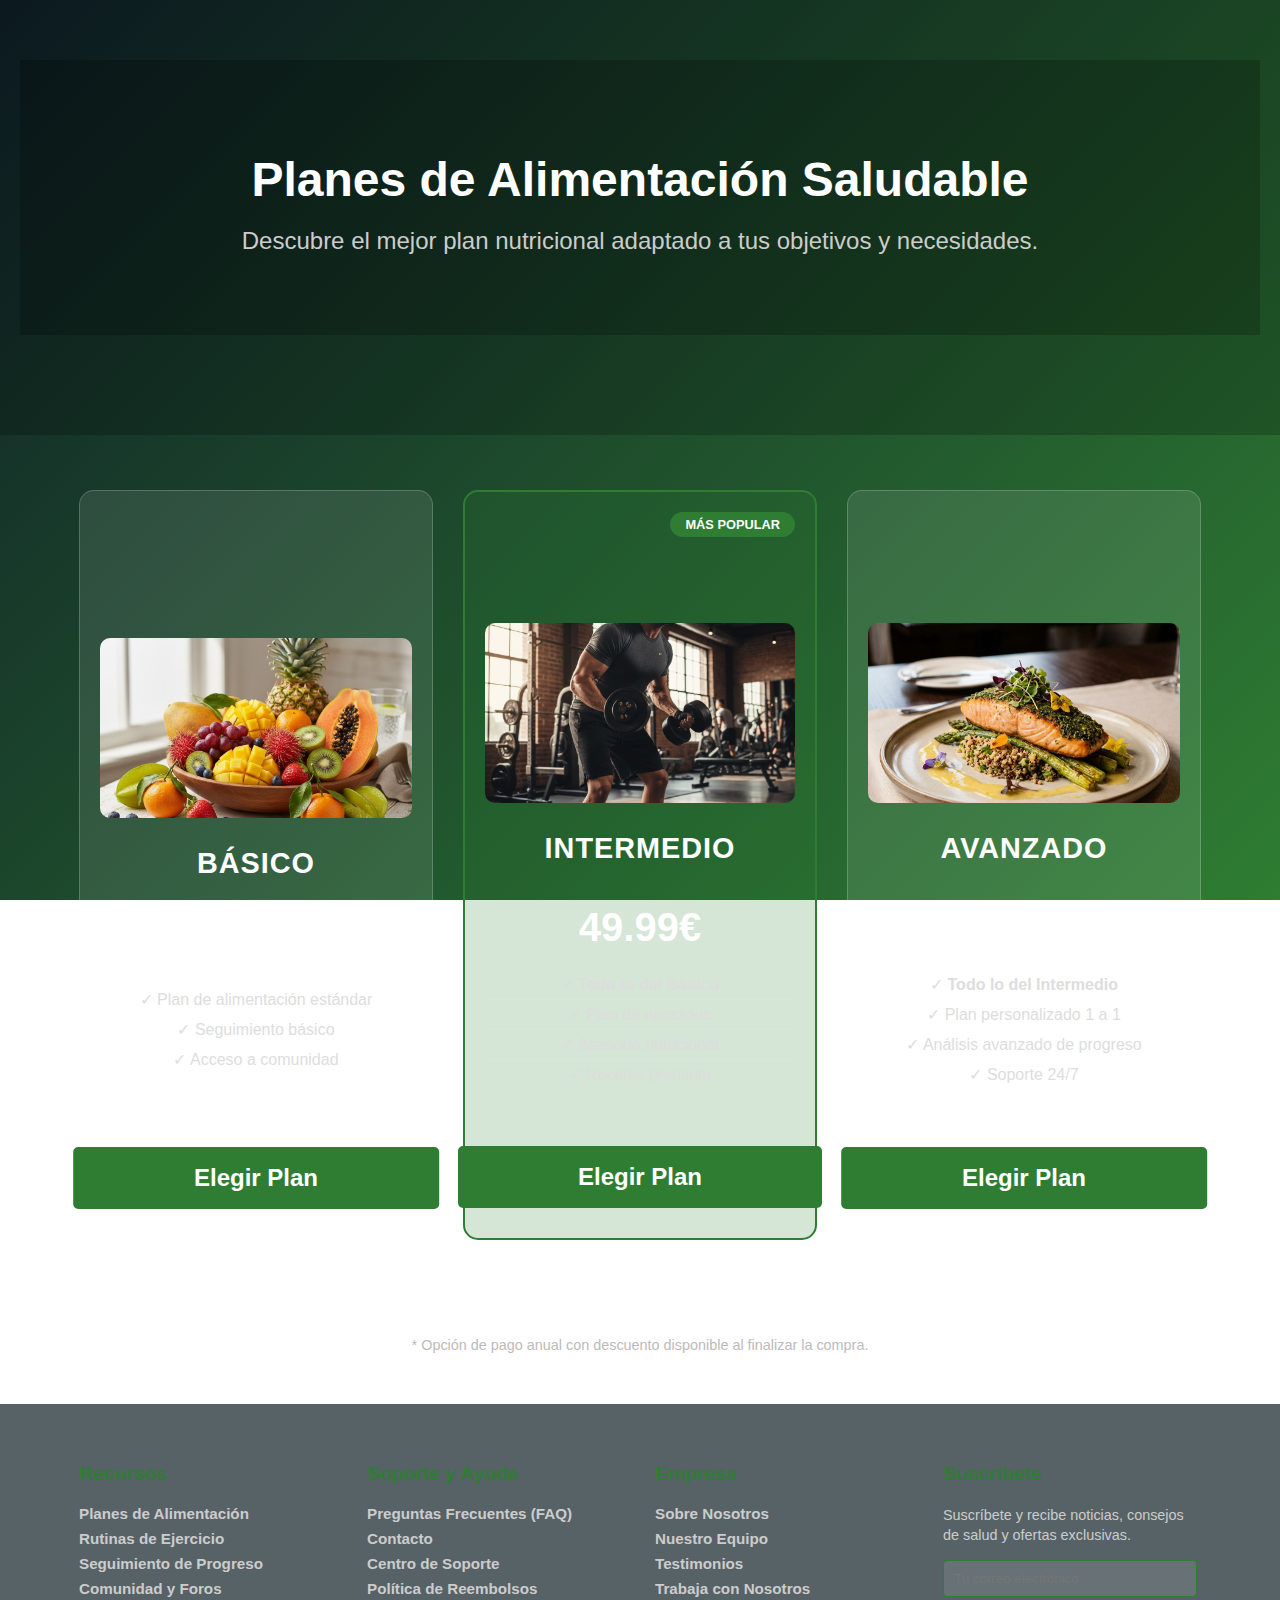
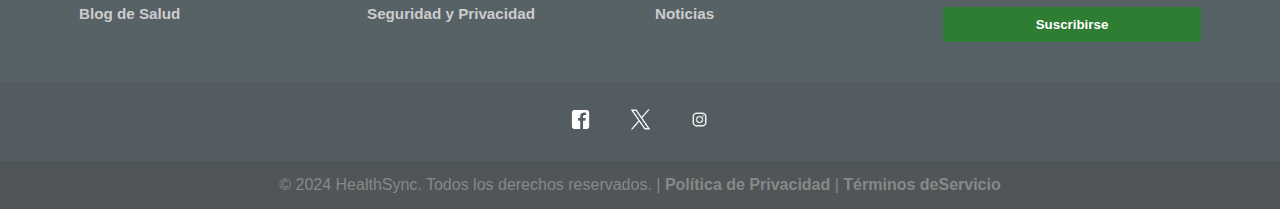
<file: ProyectoFinal/planes.html>
<!DOCTYPE html>
<html lang="es">
<html>

<head>
    <title>HealthSync - Planes de Alimentación</title>
    <link rel="stylesheet" type="text/css" href="css/common.css">
    <link rel="stylesheet" type="text/css" href="css/planes.css">
</head>

<body class="main-bg">
    <table width="100%" height="100%" border="0" cellpadding="0" cellspacing="0" class="full-height">
        <tr>
            <td valign="top" height="200">
                <div class="plans-hero">
                    <table width="100%" border="0" cellpadding="0" cellspacing="0" class="plans-hero">
                        <tr>
                            <td align="center">
                                <h1>Planes de Alimentación Saludable</h1>
                                <h2>Descubre el mejor plan nutricional adaptado a tus objetivos y necesidades.</h2>
                            </td>
                        </tr>
                    </table>
            </td>
        </tr>

        <tr>
            <td valign="top" align="center">
                <table class="plans-container-table" border="0" cellspacing="0" cellpadding="0">
                    <tr>
                        <td class="plan-card-cell">
                            <table width="100%" border="0" cellpadding="0" cellspacing="0" class="plan-card">
                                <tr>
                                    <td>
                                        <img src="Imagenes/plan-basico.jpeg" alt="Plan Básico" class="plan-img">
                                        <p class="plan-name">Básico</p>
                                        <p class="plan-price">29.99€</p>
                                        <table width="100%" border="0" cellspacing="0" cellpadding="5">
                                            <tr>
                                                <td style="color:#ddd; border-bottom:1px solid rgba(255,255,255,0.1);">
                                                    ✓ Plan de alimentación estándar</td>
                                            </tr>
                                            <tr>
                                                <td style="color:#ddd; border-bottom:1px solid rgba(255,255,255,0.1);">
                                                    ✓ Seguimiento básico</td>
                                            </tr>
                                            <tr>
                                                <td style="color:#ddd;">✓ Acceso a comunidad</td>
                                            </tr>
                                        </table>
                                        <br>
                                        <a href="registro.html?plan=basico" class="btn">Elegir Plan</a>
                                    </td>
                                </tr>
                            </table>
                        </td>

                        <td class="plan-card-cell">
                            <table width="100%" border="0" cellpadding="0" cellspacing="0"
                                class="plan-card recommended-plan">
                                <tr>
                                    <td>
                                        <img src="Imagenes/plan-intermedio.jpeg" alt="Plan Intermedio" class="plan-img">
                                        <span class="recommended-badge">MÁS POPULAR</span>
                                        <p class="plan-name">Intermedio</p>
                                        <p class="plan-price">49.99€</p>

                                        <table width="100%" border="0" cellspacing="0" cellpadding="5">
                                            <tr>
                                                <td style="color:#ddd; border-bottom:1px solid rgba(255,255,255,0.1);">✓
                                                    <b>Todo lo del Básico</b>
                                                </td>
                                            </tr>
                                            <tr>
                                                <td style="color:#ddd; border-bottom:1px solid rgba(255,255,255,0.1);">✓
                                                    Plan de ejercicios</td>
                                            </tr>
                                            <tr>
                                                <td style="color:#ddd; border-bottom:1px solid rgba(255,255,255,0.1);">✓
                                                    Asesoría nutricional</td>
                                            </tr>
                                            <tr>
                                                <td style="color:#ddd;">✓ Recetas premium</td>
                                            </tr>
                                        </table>

                                        <br>
                                        <a href="registro.html?plan=intermedio" class="btn">Elegir Plan</a>
                                    </td>
                                </tr>
                            </table>
                        </td>

                        <td class="plan-card-cell">
                            <table width="100%" border="0" cellpadding="0" cellspacing="0" class="plan-card">
                                <tr>
                                    <td>
                                        <img src="Imagenes/plan-avanzado.png" alt="Plan Avanzado" class="plan-img">
                                        <p class="plan-name">Avanzado</p>
                                        <p class="plan-price">79.99€</p>

                                        <table width="100%" border="0" cellspacing="0" cellpadding="5">
                                            <tr>
                                                <td style="color:#ddd; border-bottom:1px solid rgba(255,255,255,0.1);">✓
                                                    <b>Todo lo del Intermedio</b>
                                                </td>
                                            </tr>
                                            <tr>
                                                <td style="color:#ddd; border-bottom:1px solid rgba(255,255,255,0.1);">✓
                                                    Plan personalizado 1 a 1</td>
                                            </tr>
                                            <tr>
                                                <td style="color:#ddd; border-bottom:1px solid rgba(255,255,255,0.1);">✓
                                                    Análisis avanzado de progreso</td>
                                            </tr>
                                            <tr>
                                                <td style="color:#ddd;">✓ Soporte 24/7</td>
                                            </tr>
                                        </table>

                                        <br>
                                        <a href="registro.html?plan=avanzado" class="btn">Elegir Plan</a>
                                    </td>
                                </tr>
                            </table>
                        </td>
                    </tr>
                </table>

                <br>
                <p style="color: #bbb; font-size: 0.9em;">* Opción de pago anual con descuento disponible al finalizar
                    la compra.</p>
                <br><br>
            </td>
        </tr>
    </table>


    <table width="100%" border="0" cellpadding="0" cellspacing="0">
        <tr>
            <td class="footer-row" align="center">
                <table class="footer-table" border="0" cellpadding="0" cellspacing="0">
                    <tr>
                        <td class="footer-col">
                            <p class="footer-heading">Recursos</p>
                            <a href="#" class="footer-link" target="mainFrame">Planes de Alimentación</a>
                            <a href="#" class="footer-link" target="mainFrame">Rutinas de Ejercicio</a>
                            <a href="#" class="footer-link" target="mainFrame">Seguimiento de Progreso</a>
                            <a href="#" class="footer-link" target="mainFrame">Comunidad y Foros</a>
                            <a href="#" class="footer-link" target="mainFrame">Blog de Salud</a>
                        </td>

                        <td class="footer-col">
                            <p class="footer-heading">Soporte y Ayuda</p>
                            <a href="#" class="footer-link" target="mainFrame">Preguntas Frecuentes (FAQ)</a>
                            <a href="#" class="footer-link" target="mainFrame">Contacto</a>
                            <a href="#" class="footer-link" target="mainFrame">Centro de Soporte</a>
                            <a href="#" class="footer-link" target="mainFrame">Política de Reembolsos</a>
                            <a href="#" class="footer-link" target="mainFrame">Seguridad y Privacidad</a>
                        </td>

                        <td class="footer-col">
                            <p class="footer-heading">Empresa</p>
                            <a href="#" class="footer-link" target="mainFrame">Sobre Nosotros</a>
                            <a href="#" class="footer-link" target="mainFrame">Nuestro Equipo</a>
                            <a href="#" class="footer-link" target="mainFrame">Testimonios</a>
                            <a href="#" class="footer-link" target="mainFrame">Trabaja con Nosotros</a>
                            <a href="#" class="footer-link" target="mainFrame">Noticias</a>
                        </td>

                        <td class="footer-col">
                            <p class="footer-heading">Suscríbete</p>
                            <p class="newsletter-text">Suscríbete y recibe noticias, consejos de salud y ofertas
                                exclusivas.</p>
                            <form>
                                <input type="email" placeholder="Tu correo electrónico" class="input-email"><br>
                                <button type="button" class="btn-subscribe">Suscribirse</button>
                            </form>
                        </td>
                    </tr>
                </table>
            </td>
        </tr>


        <tr>
            <td class="footer-social-row">
                <a href="https://www.facebook.com/healthsyncglobal/" style="margin: 0 10px;" target="_blank"><img
                        src="Imagenes/logo-facebook.png" alt="Facebook" height="35"></a>
                <a href="https://x.com/healthsynccorp" style="margin: 0 10px;" target="_blank"><img
                        src="Imagenes/logo-X.png" alt="Twitter" height="35"></a>
                <a href="https://www.instagram.com/healthsyncglobal/" style="margin: 0 10px;" target="_blank"><img
                        src="Imagenes/logo-instagram.png" alt="Instagram" height="35"></a>

            </td>
        </tr>


        <tr>
            <td class="footer-bottom-row">
                <p style="margin: 0;">&copy; 2024 HealthSync. Todos los derechos reservados. | <a href="#"
                        style="color: #888;" target="mainFrame">Política de Privacidad</a> | <a href="#"
                        style="color: #888;" target="mainFrame">Términos deServicio</a></p>
            </td>
        </tr>
    </table>

</body>

</html>
</file>
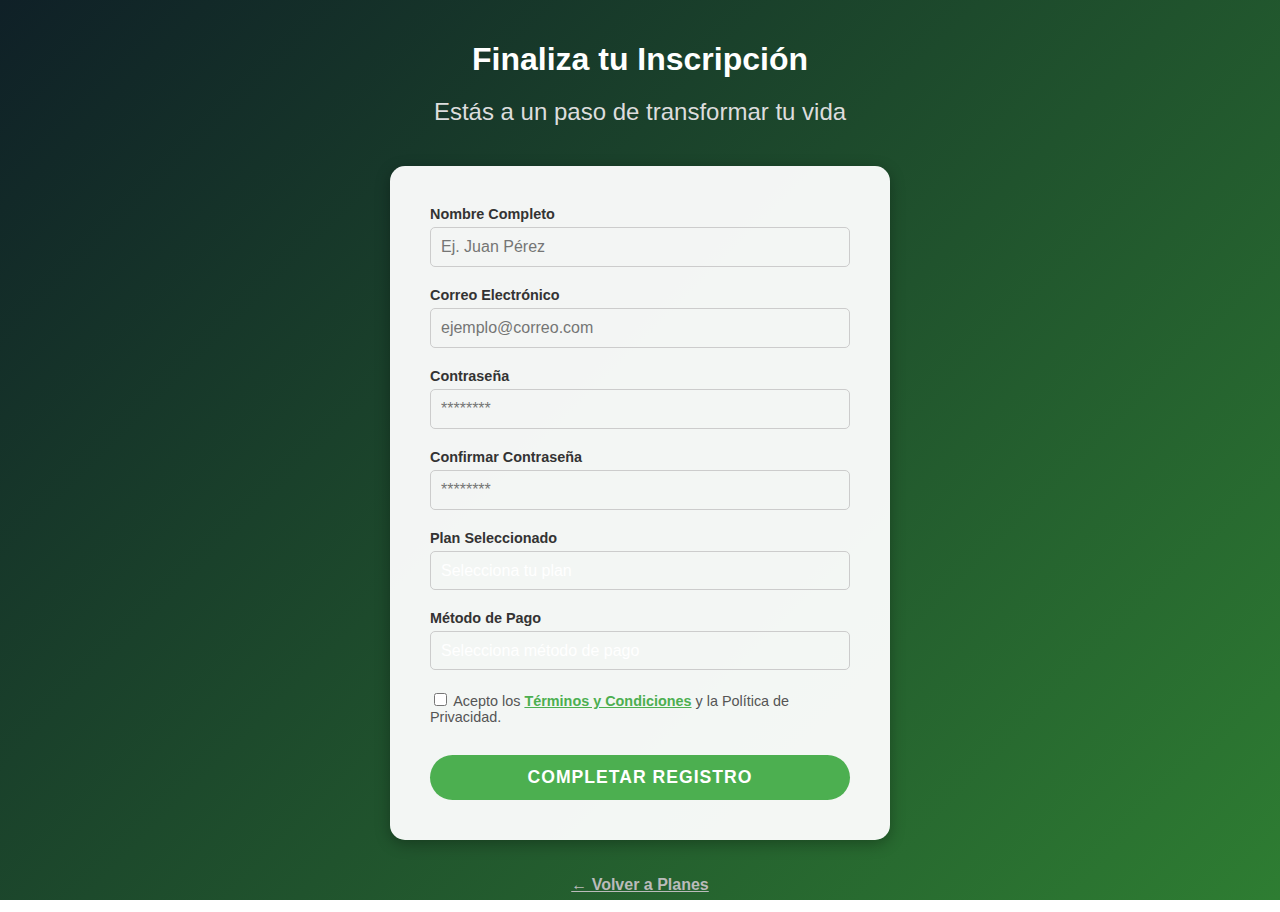
<file: ProyectoFinal/registro.html>
<!DOCTYPE html>
<html lang="es">

<head>
    <title>HealthSync - Registro</title>
    <link rel="stylesheet" type="text/css" href="css/common.css">
    <link rel="stylesheet" type="text/css" href="css/registro.css">
</head>

<body class="main-bg">
    <table width="100%" height="100%" border="0" cellpadding="0" cellspacing="0" class="full-height">
        <tr>
            <td valign="middle" align="center">
                <table width="100%" border="0" cellpadding="0" cellspacing="0">
                    <tr>
                        <td align="center" style="padding: 20px;">
                            <h1 style="color: white; margin-bottom: 10px;">Finaliza tu Inscripción</h1>
                            <h2 style="color: #ddd; font-weight: normal;">Estás a un paso de transformar tu vida</h2>
                        </td>
                    </tr>
                </table>

                <table width="500" border="0" cellpadding="0" cellspacing="0"
                    style="background: rgba(255, 255, 255, 0.95); border-radius: 15px; padding: 30px; box-shadow: 0 4px 15px rgba(0,0,0,0.3);">
                    <tr>
                        <td align="center">
                            <form action="welcome.html" method="GET">
                                <table width="100%" border="0" cellpadding="10" cellspacing="0">
                                    <tr>
                                        <td>
                                            <label class="form-label"
                                                style="display: block; text-align: left; margin-bottom: 5px; color: #333; font-weight: bold;">Nombre
                                                Completo</label>
                                            <input type="text" class="form-input" placeholder="Ej. Juan Pérez" required
                                                style="width: 100%; padding: 10px; border: 1px solid #ccc; border-radius: 5px;">
                                        </td>
                                    </tr>
                                    <tr>
                                        <td>
                                            <label class="form-label"
                                                style="display: block; text-align: left; margin-bottom: 5px; color: #333; font-weight: bold;">Correo
                                                Electrónico</label>
                                            <input type="email" class="form-input" placeholder="ejemplo@correo.com"
                                                required
                                                style="width: 100%; padding: 10px; border: 1px solid #ccc; border-radius: 5px;">
                                        </td>
                                    </tr>
                                    <tr>
                                        <td>
                                            <label class="form-label"
                                                style="display: block; text-align: left; margin-bottom: 5px; color: #333; font-weight: bold;">Contraseña</label>
                                            <input type="password" class="form-input" placeholder="********" required
                                                style="width: 100%; padding: 10px; border: 1px solid #ccc; border-radius: 5px;">
                                        </td>
                                    </tr>
                                    <tr>
                                        <td>
                                            <label class="form-label"
                                                style="display: block; text-align: left; margin-bottom: 5px; color: #333; font-weight: bold;">Confirmar
                                                Contraseña</label>
                                            <input type="password" class="form-input" placeholder="********" required
                                                style="width: 100%; padding: 10px; border: 1px solid #ccc; border-radius: 5px;">
                                        </td>
                                    </tr>
                                    <tr>
                                        <td>
                                            <label class="form-label"
                                                style="display: block; text-align: left; margin-bottom: 5px; color: #333; font-weight: bold;">Plan
                                                Seleccionado</label>
                                            <select id="plan-select" class="form-input form-select" required
                                                style="width: 100%; padding: 10px; border: 1px solid #ccc; border-radius: 5px;">
                                                <option value="" disabled selected>Selecciona tu plan</option>
                                                <option value="basico">Plan Básico - 29.99€</option>
                                                <option value="intermedio">Plan Intermedio - 49.99€</option>
                                                <option value="avanzado">Plan Avanzado - 79.99€</option>
                                            </select>
                                        </td>
                                    </tr>
                                    <tr>
                                        <td>
                                            <label class="form-label"
                                                style="display: block; text-align: left; margin-bottom: 5px; color: #333; font-weight: bold;">Método
                                                de Pago</label>
                                            <select class="form-input form-select" required
                                                style="width: 100%; padding: 10px; border: 1px solid #ccc; border-radius: 5px;">
                                                <option value="" disabled selected>Selecciona método de pago</option>
                                                <option value="tarjeta">Tarjeta de Crédito / Débito</option>
                                                <option value="paypal">PayPal</option>
                                            </select>
                                        </td>
                                    </tr>
                                    <tr>
                                        <td>
                                            <label
                                                style="color: #555; font-size: 0.9em; display: block; text-align: left;">
                                                <input type="checkbox" required>
                                                Acepto los <a href="#"
                                                    style="text-decoration: underline; color: #4CAF50;">Términos y
                                                    Condiciones</a> y la Política de Privacidad.
                                            </label>
                                        </td>
                                    </tr>
                                    <tr>
                                        <td align="center">
                                            <button type="submit" class="btn-submit"
                                                style="background: #4CAF50; color: white; padding: 12px 30px; border: none; border-radius: 25px; font-size: 1.1em; cursor: pointer; width: 100%;">Completar
                                                Registro</button>
                                        </td>
                                    </tr>
                                </table>
                            </form>
                        </td>
                    </tr>
                </table>

                <br><br>
                <a href="planes.html" style="color: #bbb; text-decoration: underline;">&larr; Volver a Planes</a>
                <br><br>

            </td>
        </tr>
    </table>
</body>

</html>
</file>
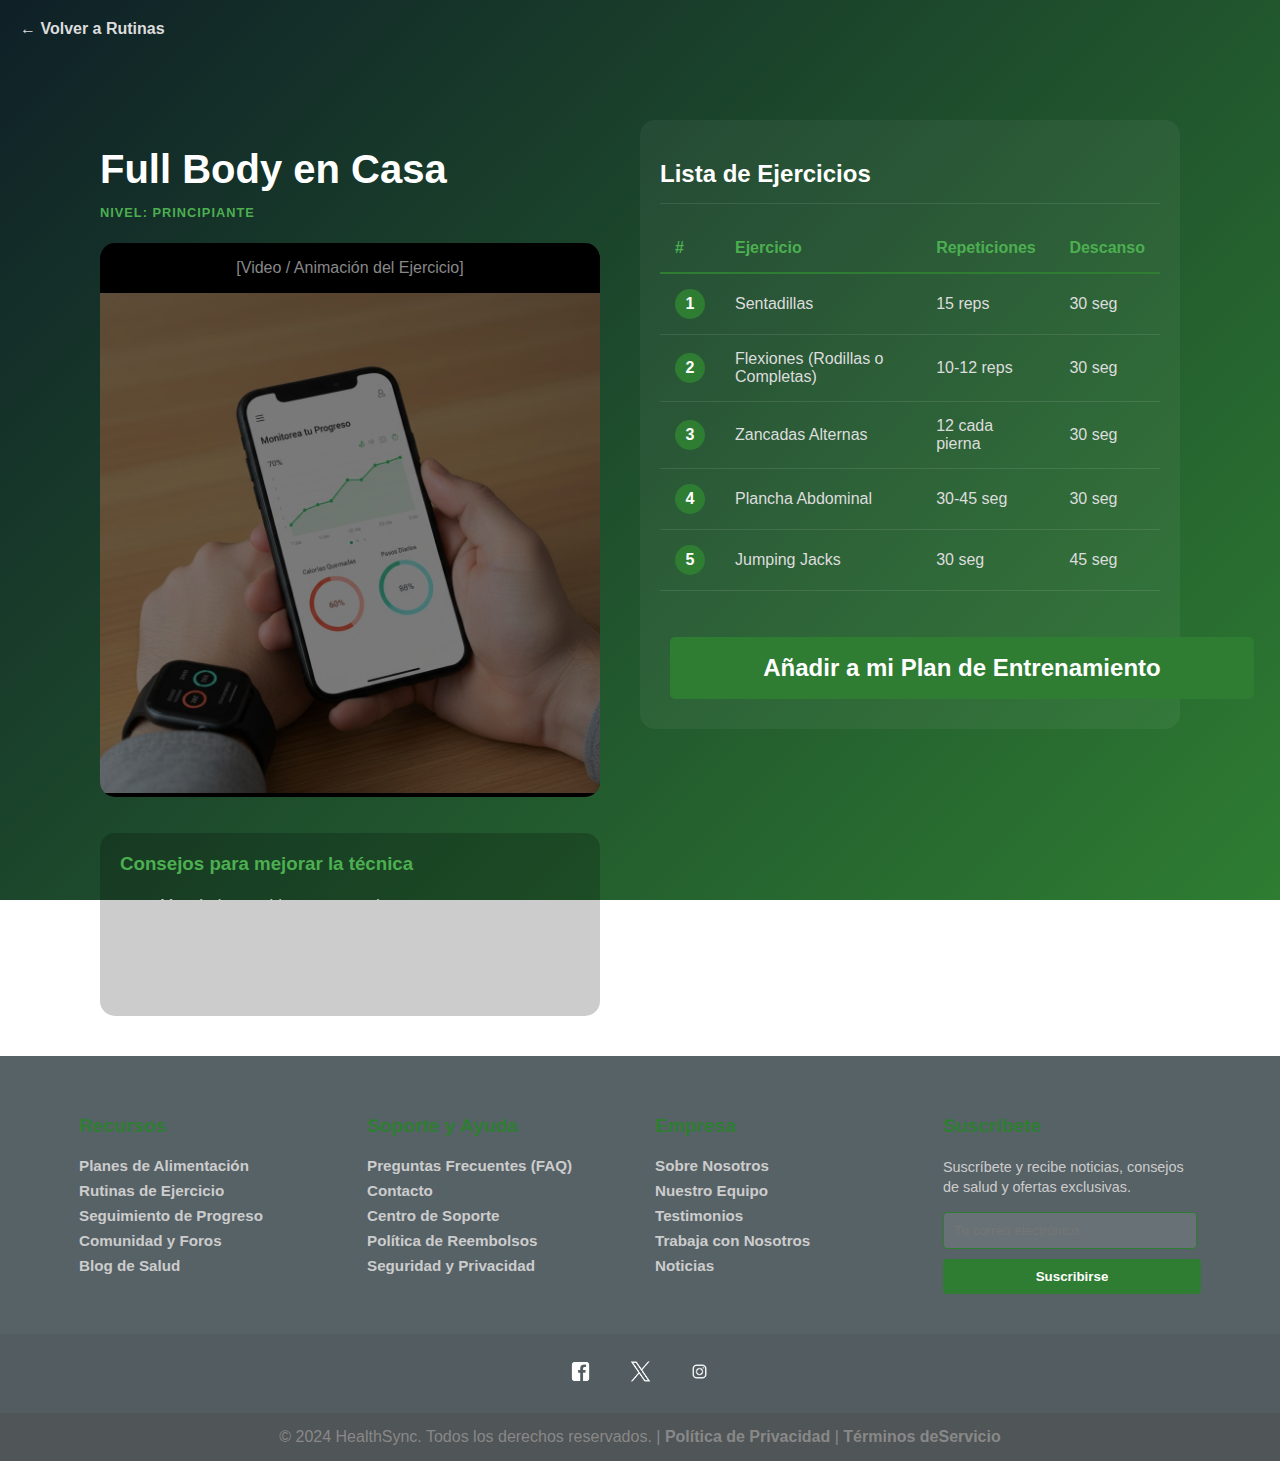
<file: ProyectoFinal/rutina_detalle.html>
<!DOCTYPE html>
<html lang="es">

<head>
    <title>HealthSync - Detalle de Rutina</title>
    <link rel="stylesheet" type="text/css" href="css/common.css">
    <link rel="stylesheet" type="text/css" href="css/rutinas.css">
</head>

<body class="main-bg">
    <table width="100%" height="100%" border="0" cellpadding="0" cellspacing="0" class="full-height">
        <tr>
            <td valign="top" height="80" style="padding: 20px;">
                <a href="rutinas.html" style="color: #ddd; text-decoration: none;">&larr; Volver a Rutinas</a>
            </td>
        </tr>
        <tr>
            <td valign="top" align="center" style="padding: 0 40px 40px 40px;">

                <table width="90%" border="0" cellpadding="0" cellspacing="0">
                    <tr>

                        <td width="50%" valign="top" style="padding-right: 40px;">
                            <h1 style="font-size: 2.5em; margin-bottom: 10px;">Full Body en Casa</h1>
                            <p class="routine-level level-beginner">Nivel: Principiante</p>
                            <br>

                            <table width="100%" height="400" border="0" cellpadding="0" cellspacing="0"
                                style="background: black; border-radius: 15px; overflow: hidden;">
                                <tr>
                                    <td align="center" valign="middle">
                                        <p style="color: #888;">[Video / Animación del Ejercicio]</p>
                                        <img src="Imagenes/Seguimiento.jpeg" alt="Video Placeholder"
                                            style="width: 100%; opacity: 0.5;">
                                    </td>
                                </tr>
                            </table>
                            <br><br>

                            <table width="100%" border="0" cellpadding="20" cellspacing="0"
                                style="background: rgba(0,0,0,0.2); border-radius: 15px;">
                                <tr>
                                    <td>
                                        <h3 style="color: #4CAF50; margin-top: 0;">Consejos para mejorar la técnica</h3>
                                        <ul style="color: #ccc; line-height: 1.6; margin-bottom: 0;">
                                            <li>Mantén la espalda recta en todo momento.</li>
                                            <li>Controla la respiración: exhala al hacer el esfuerzo.</li>
                                            <li>No bloquees las articulaciones al extender.</li>
                                            <li>Descansa lo necesario, pero intenta mantener el ritmo.</li>
                                        </ul>
                                    </td>
                                </tr>
                            </table>
                        </td>

                        <td width="50%" valign="top">
                            <table width="100%" border="0" cellpadding="0" cellspacing="0"
                                style="background: rgba(255,255,255,0.05); border-radius: 15px; padding: 20px;">
                                <tr>
                                    <td>
                                        <h2
                                            style="border-bottom: 1px solid rgba(255,255,255,0.1); padding-bottom: 15px;">
                                            Lista de Ejercicios</h2>

                                        <table class="exercise-list-table">
                                            <tr>
                                                <th>#</th>
                                                <th>Ejercicio</th>
                                                <th>Repeticiones</th>
                                                <th>Descanso</th>
                                            </tr>
                                            <tr>

                                                <td>
                                                    <b
                                                        style="background: #2E7D32; color: white; width: 30px; height: 30px; border-radius: 50%; display: inline-block; text-align: center; line-height: 30px;">1</b>
                                                </td>
                                                <td>Sentadillas</td>
                                                <td>15 reps</td>
                                                <td>30 seg</td>
                                            </tr>
                                            <tr>
                                                <td><b
                                                        style="background: #2E7D32; color: white; width: 30px; height: 30px; border-radius: 50%; display: inline-block; text-align: center; line-height: 30px;">2</b>
                                                </td>
                                                <td>Flexiones (Rodillas o Completas)</td>
                                                <td>10-12 reps</td>
                                                <td>30 seg</td>
                                            </tr>
                                            <tr>
                                                <td><b
                                                        style="background: #2E7D32; color: white; width: 30px; height: 30px; border-radius: 50%; display: inline-block; text-align: center; line-height: 30px;">3</b>
                                                </td>
                                                <td>Zancadas Alternas</td>
                                                <td>12 cada pierna</td>
                                                <td>30 seg</td>
                                            </tr>
                                            <tr>
                                                <td><b
                                                        style="background: #2E7D32; color: white; width: 30px; height: 30px; border-radius: 50%; display: inline-block; text-align: center; line-height: 30px;">4</b>
                                                </td>
                                                <td>Plancha Abdominal</td>
                                                <td>30-45 seg</td>
                                                <td>30 seg</td>
                                            </tr>
                                            <tr>
                                                <td><b
                                                        style="background: #2E7D32; color: white; width: 30px; height: 30px; border-radius: 50%; display: inline-block; text-align: center; line-height: 30px;">5</b>
                                                </td>
                                                <td>Jumping Jacks</td>
                                                <td>30 seg</td>
                                                <td>45 seg</td>
                                            </tr>
                                        </table>

                                        <br><br>
                                        <a href="#" class="btn"
                                            style="width: 100%; text-decoration: none; display: block; text-align: center;">Añadir
                                            a mi Plan de Entrenamiento</a>
                                    </td>
                                </tr>
                            </table>
                        </td>
                    </tr>
                </table>
            </td>
        </tr>


        <tr>
            <td class="footer-row" align="center">
                <table class="footer-table" border="0" cellpadding="0" cellspacing="0">
                    <tr>
                        <td class="footer-col">
                            <p class="footer-heading">Recursos</p>
                            <a href="planes.html" class="footer-link" target="mainFrame">Planes de Alimentación</a>
                            <a href="rutinas.html" class="footer-link" target="mainFrame">Rutinas de Ejercicio</a>
                            <a href="#" class="footer-link" target="mainFrame">Seguimiento de Progreso</a>
                            <a href="#" class="footer-link" target="mainFrame">Comunidad y Foros</a>
                            <a href="#" class="footer-link" target="mainFrame">Blog de Salud</a>
                        </td>

                        <td class="footer-col">
                            <p class="footer-heading">Soporte y Ayuda</p>
                            <a href="#" class="footer-link" target="mainFrame">Preguntas Frecuentes (FAQ)</a>
                            <a href="#" class="footer-link" target="mainFrame">Contacto</a>
                            <a href="#" class="footer-link" target="mainFrame">Centro de Soporte</a>
                            <a href="#" class="footer-link" target="mainFrame">Política de Reembolsos</a>
                            <a href="#" class="footer-link" target="mainFrame">Seguridad y Privacidad</a>
                        </td>

                        <td class="footer-col">
                            <p class="footer-heading">Empresa</p>
                            <a href="#" class="footer-link" target="mainFrame">Sobre Nosotros</a>
                            <a href="#" class="footer-link" target="mainFrame">Nuestro Equipo</a>
                            <a href="#" class="footer-link" target="mainFrame">Testimonios</a>
                            <a href="#" class="footer-link" target="mainFrame">Trabaja con Nosotros</a>
                            <a href="#" class="footer-link" target="mainFrame">Noticias</a>
                        </td>

                        <td class="footer-col">
                            <p class="footer-heading">Suscríbete</p>
                            <p class="newsletter-text">Suscríbete y recibe noticias, consejos de salud y ofertas
                                exclusivas.</p>
                            <form>
                                <input type="email" placeholder="Tu correo electrónico" class="input-email"><br>
                                <button type="button" class="btn-subscribe">Suscribirse</button>
                            </form>
                        </td>
                    </tr>
                </table>
            </td>
        </tr>


        <tr>
            <td class="footer-social-row">
                <a href="https://www.facebook.com/healthsyncglobal/" style="margin: 0 10px;" target="_blank"><img
                        src="Imagenes/logo-facebook.png" alt="Facebook" height="35"></a>
                <a href="https://x.com/healthsynccorp" style="margin: 0 10px;" target="_blank"><img
                        src="Imagenes/logo-X.png" alt="Twitter" height="35"></a>
                <a href="https://www.instagram.com/healthsyncglobal/" style="margin: 0 10px;" target="_blank"><img
                        src="Imagenes/logo-instagram.png" alt="Instagram" height="35"></a>

            </td>
        </tr>


        <tr>
            <td class="footer-bottom-row">
                <p style="margin: 0;">&copy; 2024 HealthSync. Todos los derechos reservados. | <a href="#"
                        style="color: #888;" target="mainFrame">Política de Privacidad</a> | <a href="#"
                        style="color: #888;" target="mainFrame">Términos deServicio</a></p>
            </td>
        </tr>
    </table>
</body>

</html>
</file>
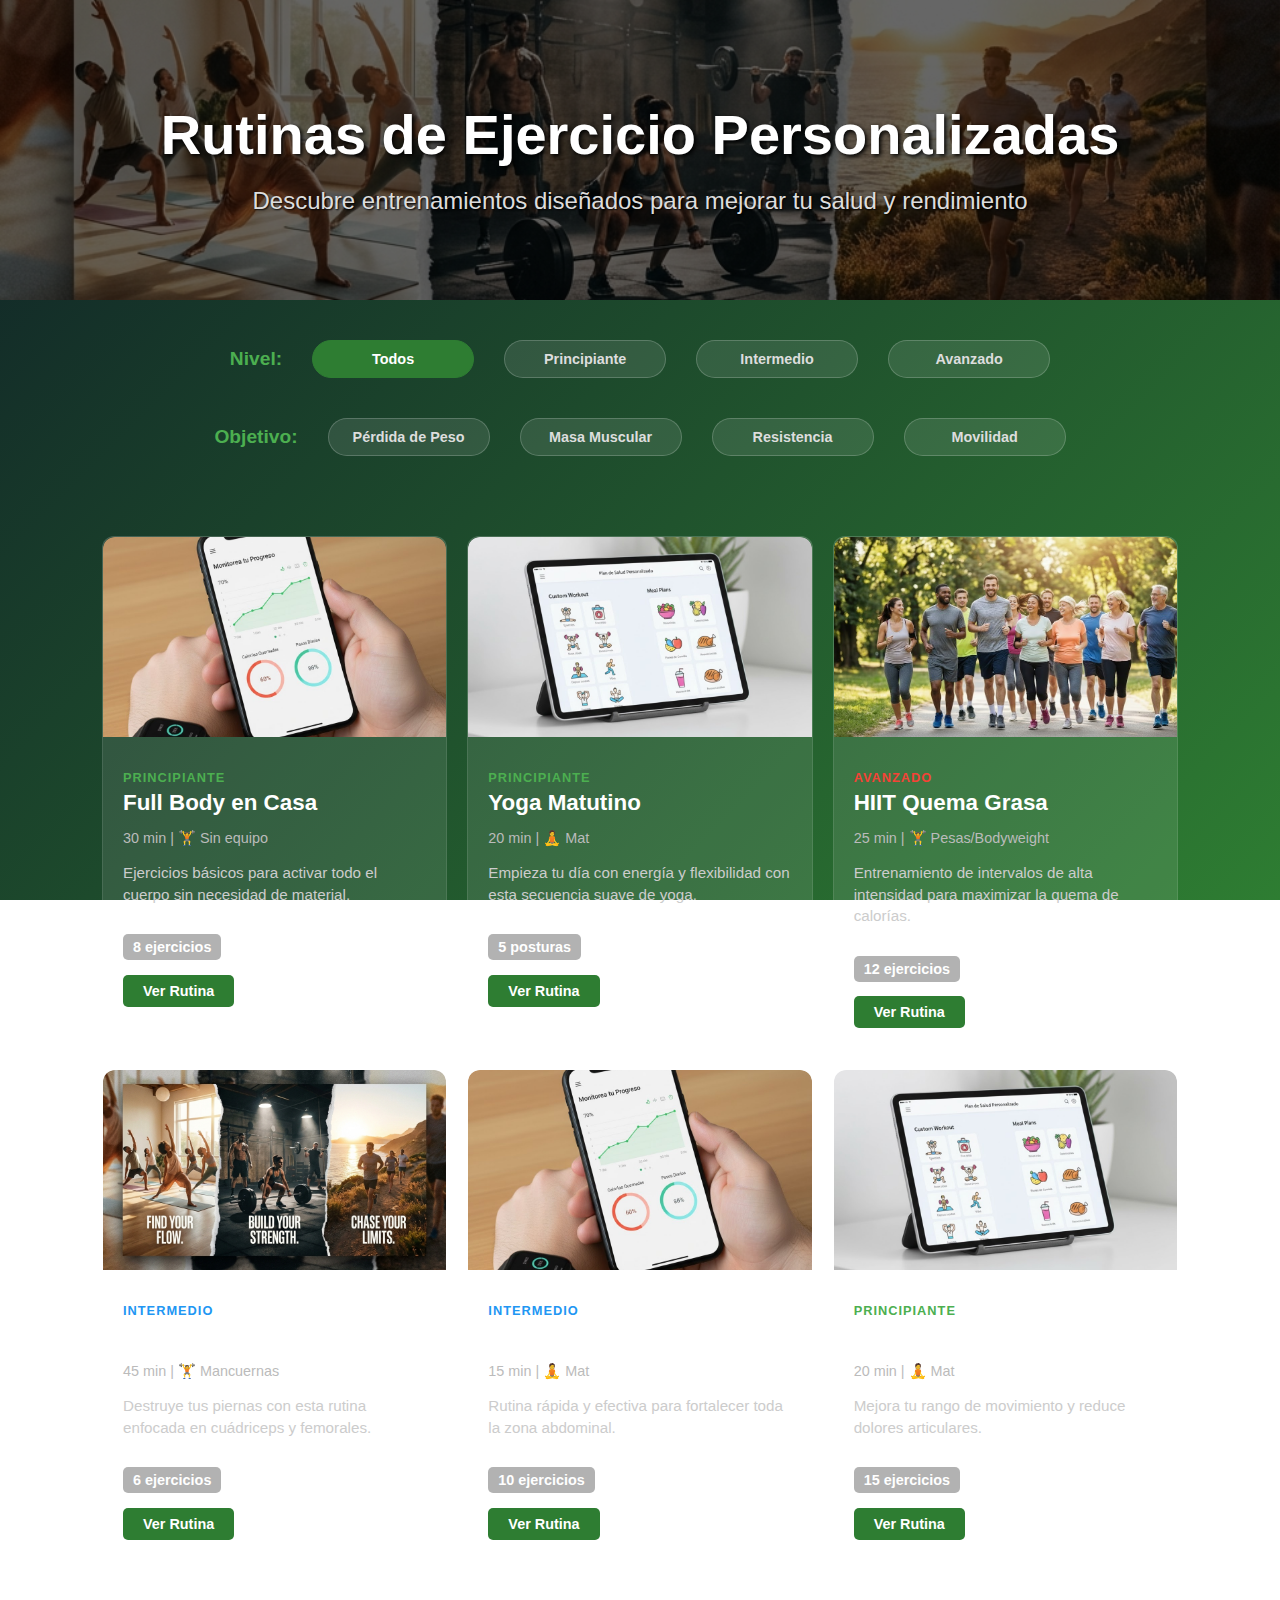
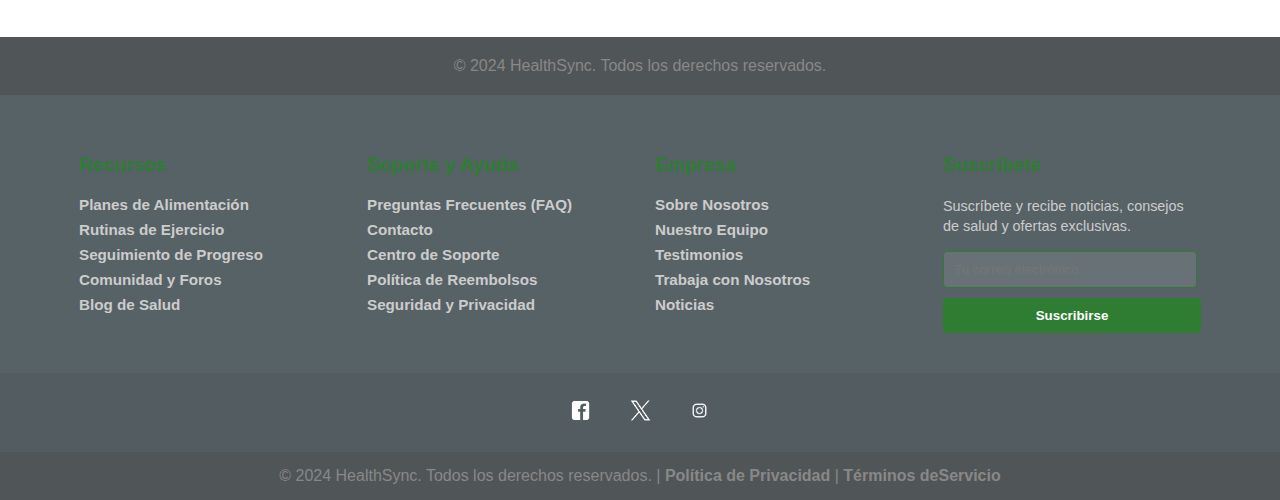
<file: ProyectoFinal/rutinas.html>
<!DOCTYPE html>
<html lang="es">

<head>
    <title>HealthSync - Rutinas de Ejercicio</title>
    <link rel="stylesheet" type="text/css" href="css/common.css">
    <link rel="stylesheet" type="text/css" href="css/rutinas.css">
</head>

<body class="main-bg">
    <table width="100%" height="100%" border="0" cellpadding="0" cellspacing="0" class="full-height">
        <tr>
            <td valign="top" height="300" background="Imagenes/banner-rutinas.png"
                style="background-size: cover; background-position: center;">
                <table width="100%" height="100%" border="0" cellpadding="0" cellspacing="0"
                    style="background: rgba(0,0,0,0.6);">
                    <tr>
                        <td align="center" valign="middle">
                            <h1
                                style="font-size: 3.5em; color: white; margin-bottom: 10px; text-shadow: 2px 2px 4px #000;">
                                Rutinas de Ejercicio Personalizadas</h1>
                            <h2
                                style="font-size: 1.5em; color: #ddd; font-weight: normal; text-shadow: 1px 1px 2px #000;">
                                Descubre entrenamientos diseñados para mejorar tu salud y rendimiento</h2>
                        </td>
                    </tr>
                </table>
            </td>
        </tr>

        <tr>
            <td align="center" style="padding: 20px 0;">
                <table border="0" cellpadding="10" cellspacing="10">
                    <tr>
                        <td class="filter-header">Nivel:</td>
                        <td><a href="#" class="filter-btn active">Todos</a></td>
                        <td><a href="#" class="filter-btn">Principiante</a></td>
                        <td><a href="#" class="filter-btn">Intermedio</a></td>
                        <td><a href="#" class="filter-btn">Avanzado</a></td>
                    </tr>
                </table>
                <table border="0" cellpadding="10" cellspacing="10">
                    <tr>
                        <td class="filter-header">Objetivo:</td>
                        <td><a href="#" class="filter-btn">Pérdida de Peso</a></td>
                        <td><a href="#" class="filter-btn">Masa Muscular</a></td>
                        <td><a href="#" class="filter-btn">Resistencia</a></td>
                        <td><a href="#" class="filter-btn">Movilidad</a></td>
                    </tr>
                </table>
            </td>
        </tr>

        <tr>
            <td align="center" valign="top" style="padding: 20px;">
                <table width="90%" border="0" cellpadding="0" cellspacing="20">
                    <tr>
                        <td width="33%" valign="top">
                            <table width="100%" border="0" cellpadding="0" cellspacing="0" class="routine-card">
                                <tr>
                                    <td>
                                        <img src="Imagenes/Seguimiento.jpeg" alt="Full Body en Casa"
                                            class="routine-img">
                                        <table width="100%" border="0" cellpadding="20" cellspacing="0">
                                            <tr>
                                                <td>
                                                    <p class="routine-level level-beginner">Principiante</p>
                                                    <h3 class="routine-title">Full Body en Casa</h3>
                                                    <p class="routine-info"> 30 min | 🏋️ Sin equipo</p>
                                                    <p class="routine-desc">Ejercicios básicos para activar todo el
                                                        cuerpo sin necesidad de material.</p>
                                                    <p class="routine-exercises">8 ejercicios</p>
                                                    <br>
                                                    <a href="rutina_detalle.html" class="btn-small">Ver Rutina</a>
                                                </td>
                                            </tr>
                                        </table>
                                    </td>
                                </tr>
                            </table>
                        </td>

                        <td width="33%" valign="top">
                            <table width="100%" border="0" cellpadding="0" cellspacing="0" class="routine-card">
                                <tr>
                                    <td>
                                        <img src="Imagenes/Plan-Salud-img.jpeg" alt="Yoga Matutino" class="routine-img">
                                        <table width="100%" border="0" cellpadding="20" cellspacing="0">
                                            <tr>
                                                <td>
                                                    <p class="routine-level level-beginner">Principiante</p>
                                                    <h3 class="routine-title">Yoga Matutino</h3>
                                                    <p class="routine-info"> 20 min | 🧘 Mat</p>
                                                    <p class="routine-desc">Empieza tu día con energía y flexibilidad
                                                        con esta secuencia suave de yoga.</p>
                                                    <p class="routine-exercises">5 posturas</p>
                                                    <br>
                                                    <a href="rutina_detalle.html" class="btn-small">Ver Rutina</a>
                                                </td>
                                            </tr>
                                        </table>
                                    </td>
                                </tr>
                            </table>
                        </td>

                        <td width="33%" valign="top">
                            <table width="100%" border="0" cellpadding="0" cellspacing="0" class="routine-card">
                                <tr>
                                    <td>
                                        <img src="Imagenes/Comunidad.jpeg" alt="HIIT Intenso" class="routine-img">
                                        <table width="100%" border="0" cellpadding="20" cellspacing="0">
                                            <tr>
                                                <td>
                                                    <p class="routine-level level-advanced">Avanzado</p>
                                                    <h3 class="routine-title">HIIT Quema Grasa</h3>
                                                    <p class="routine-info"> 25 min | 🏋️ Pesas/Bodyweight</p>
                                                    <p class="routine-desc">Entrenamiento de intervalos de alta
                                                        intensidad para maximizar la quema de calorías.</p>
                                                    <p class="routine-exercises">12 ejercicios</p>
                                                    <br>
                                                    <a href="rutina_detalle.html" class="btn-small">Ver Rutina</a>
                                                </td>
                                            </tr>
                                        </table>
                                    </td>
                                </tr>
                            </table>
                        </td>
                    </tr>

                    <tr>
                        <td width="33%" valign="top">
                            <table width="100%" border="0" cellpadding="0" cellspacing="0" class="routine-card">
                                <tr>
                                    <td>
                                        <img src="Imagenes/banner-rutinas.png" alt="Fuerza Piernas" class="routine-img">
                                        <table width="100%" border="0" cellpadding="20" cellspacing="0">
                                            <tr>
                                                <td>
                                                    <p class="routine-level level-intermediate">Intermedio</p>
                                                    <h3 class="routine-title">Fuerza de Piernas</h3>
                                                    <p class="routine-info"> 45 min | 🏋️ Mancuernas</p>
                                                    <p class="routine-desc">Destruye tus piernas con esta rutina
                                                        enfocada en cuádriceps y femorales.</p>
                                                    <p class="routine-exercises">6 ejercicios</p>
                                                    <br>
                                                    <a href="rutina_detalle.html" class="btn-small">Ver Rutina</a>
                                                </td>
                                            </tr>
                                        </table>
                                    </td>
                                </tr>
                            </table>
                        </td>

                        <td width="33%" valign="top">
                            <table width="100%" border="0" cellpadding="0" cellspacing="0" class="routine-card">
                                <tr>
                                    <td>
                                        <img src="Imagenes/Seguimiento.jpeg" alt="Core de Acero" class="routine-img">
                                        <table width="100%" border="0" cellpadding="20" cellspacing="0">
                                            <tr>
                                                <td>
                                                    <p class="routine-level level-intermediate">Intermedio</p>
                                                    <h3 class="routine-title">Core de Acero</h3>
                                                    <p class="routine-info"> 15 min | 🧘 Mat</p>
                                                    <p class="routine-desc">Rutina rápida y efectiva para fortalecer
                                                        toda la zona abdominal.</p>
                                                    <p class="routine-exercises">10 ejercicios</p>
                                                    <br>
                                                    <a href="rutina_detalle.html" class="btn-small">Ver Rutina</a>
                                                </td>
                                            </tr>
                                        </table>
                                    </td>
                                </tr>
                            </table>
                        </td>

                        <td width="33%" valign="top">
                            <table width="100%" border="0" cellpadding="0" cellspacing="0" class="routine-card">
                                <tr>
                                    <td>
                                        <img src="Imagenes/Plan-Salud-img.jpeg" alt="Movilidad Total"
                                            class="routine-img">
                                        <table width="100%" border="0" cellpadding="20" cellspacing="0">
                                            <tr>
                                                <td>
                                                    <p class="routine-level level-beginner">Principiante</p>
                                                    <h3 class="routine-title">Movilidad Total</h3>
                                                    <p class="routine-info"> 20 min | 🧘 Mat</p>
                                                    <p class="routine-desc">Mejora tu rango de movimiento y reduce
                                                        dolores articulares.</p>
                                                    <p class="routine-exercises">15 ejercicios</p>
                                                    <br>
                                                    <a href="rutina_detalle.html" class="btn-small">Ver Rutina</a>
                                                </td>
                                            </tr>
                                        </table>
                                    </td>
                                </tr>
                            </table>
                        </td>
                    </tr>
                </table>
                <br><br>
            </td>
        </tr>
        <tr>
            <td class="footer-bottom-row" style="padding: 20px;">
                <p style="margin: 0; text-align: center; color: #888;">&copy; 2024 HealthSync. Todos los derechos
                    reservados.</p>
            </td>
        </tr>

        <tr>
            <td class="footer-row" align="center">
                <table class="footer-table" border="0" cellpadding="0" cellspacing="0">
                    <tr>
                        <td class="footer-col">
                            <p class="footer-heading">Recursos</p>
                            <a href="planes.html" class="footer-link" target="mainFrame">Planes de Alimentación</a>
                            <a href="rutinas.html" class="footer-link" target="mainFrame">Rutinas de Ejercicio</a>
                            <a href="#" class="footer-link" target="mainFrame">Seguimiento de Progreso</a>
                            <a href="#" class="footer-link" target="mainFrame">Comunidad y Foros</a>
                            <a href="#" class="footer-link" target="mainFrame">Blog de Salud</a>
                        </td>

                        <td class="footer-col">
                            <p class="footer-heading">Soporte y Ayuda</p>
                            <a href="#" class="footer-link" target="mainFrame">Preguntas Frecuentes (FAQ)</a>
                            <a href="#" class="footer-link" target="mainFrame">Contacto</a>
                            <a href="#" class="footer-link" target="mainFrame">Centro de Soporte</a>
                            <a href="#" class="footer-link" target="mainFrame">Política de Reembolsos</a>
                            <a href="#" class="footer-link" target="mainFrame">Seguridad y Privacidad</a>
                        </td>

                        <td class="footer-col">
                            <p class="footer-heading">Empresa</p>
                            <a href="#" class="footer-link" target="mainFrame">Sobre Nosotros</a>
                            <a href="#" class="footer-link" target="mainFrame">Nuestro Equipo</a>
                            <a href="#" class="footer-link" target="mainFrame">Testimonios</a>
                            <a href="#" class="footer-link" target="mainFrame">Trabaja con Nosotros</a>
                            <a href="#" class="footer-link" target="mainFrame">Noticias</a>
                        </td>

                        <td class="footer-col">
                            <p class="footer-heading">Suscríbete</p>
                            <p class="newsletter-text">Suscríbete y recibe noticias, consejos de salud y ofertas
                                exclusivas.</p>
                            <form>
                                <input type="email" placeholder="Tu correo electrónico" class="input-email"><br>
                                <button type="button" class="btn-subscribe">Suscribirse</button>
                            </form>
                        </td>
                    </tr>
                </table>
            </td>
        </tr>

        <tr>
            <td class="footer-social-row">
                <a href="https://www.facebook.com/healthsyncglobal/" style="margin: 0 10px;" target="_blank"><img
                        src="Imagenes/logo-facebook.png" alt="Facebook" height="35"></a>
                <a href="https://x.com/healthsynccorp" style="margin: 0 10px;" target="_blank"><img
                        src="Imagenes/logo-X.png" alt="Twitter" height="35"></a>
                <a href="https://www.instagram.com/healthsyncglobal/" style="margin: 0 10px;" target="_blank"><img
                        src="Imagenes/logo-instagram.png" alt="Instagram" height="35"></a>
            </td>
        </tr>

        <tr>
            <td class="footer-bottom-row">
                <p style="margin: 0;">&copy; 2024 HealthSync. Todos los derechos reservados. | <a href="#"
                        style="color: #888;" target="mainFrame">Política de Privacidad</a> | <a href="#"
                        style="color: #888;" target="mainFrame">Términos deServicio</a></p>
            </td>
        </tr>
    </table>
</body>

</html>
</file>
<file: ProyectoFinal/css/app.css>
p {
    margin: 0;
    padding: 0;
    font-family: 'Arial', sans-serif;
    color: #fff;
}
.btn-app {
    background-color: #4CAF50;
    color: white;
    padding: 15px 30px;
    border: none;
    border-radius: 50px;
    text-decoration: none;
    font-size: 1.2em;
    cursor: pointer;
    transition: background-color 0.3s ease;
    width: 100%;
}
.title-app {
    text-align: left;
    font-size: 2.5em;
    font-weight: bold;
    margin: 40px 0;
    color: #fff;
}
.title-app {
    text-align: left;
    font-size: 2em;
    font-weight: bold;
    margin: 40px 0;
    color: #fff;
}
.app-container-table {
    width: 90%;
    margin-bottom: 50px;
}
.app-card {
    text-align: left;
    height: 400px;
}
.envio-card>tr>td {
    vertical-align: center;
    height: 180%;
    padding-bottom: 80px;
}
.app-card-cell {
    width: 33%;
    vertical-align: top;

}
.app-card>tr>td {
    vertical-align: center;
    height: 180%;
    padding-bottom: 80px;

}
.app-img {
    height: 700px;
    object-fit: cover;
    display: block;
}
.app-logo-img {
    width: 150px;
    height: auto;
    margin-bottom: 20px;
    size: 10px;
}
span {
    font-size: 1.2em;
    font-weight: bold;
    color: #4CAF50;
    margin-bottom: 20px;
}
</file>
<file: ProyectoFinal/css/envio.css>
<!--me equivoque con el commit otra vezZ-->
p {
    margin: 0;
    padding: 0;
    font-family: 'Arial', sans-serif;
    color: #fff;
}
.envio-container-table {
    width: 90%;
    margin-bottom: 50px;
}
.envio-card-cell {
    width: 33%;
    vertical-align: top;
    padding: 15px;
}
.envio-card {
    background: rgba(255, 255, 255, 0.1);
    border: 1px solid rgba(255, 255, 255, 0.2);
    border-radius: 15px;
    text-align: center;
    transition: transform 0.3s ease;
    height: 200px;
    box-sizing: border-box;
    position: relative;
}
.envio-card>tr>td {
    vertical-align: center;
    height: 180%;
    padding-bottom: 80px;

}
.envio-img {
    width: 100%;
    height: 180px;
    object-fit: cover;
    border-radius: 10px;
    margin-bottom: 25px;
    display: block;
    
}
span {
    font-size: 1.2em;
    font-weight: bold;
    color: #4CAF50;
    margin-bottom: 20px;
}
</file>
<file: ProyectoFinal/css/blog.css>
/* Estilos de la Página del Blog */
.blog-hero-table {
    background: url('../Imagenes/banner-rutinas.png') no-repeat center center;
    background-size: cover;
}

.blog-hero-overlay {
    background: rgba(0, 0, 0, 0.6);
}

.blog-title {
    color: white;
    font-size: 3em;
    text-shadow: 2px 2px 4px #000;
}

.blog-subtitle {
    color: #ddd;
    font-size: 1.2em;
    font-weight: normal;
    text-shadow: 1px 1px 2px #000;
}

.blog-category-btn {
    display: block;
    padding: 12px 25px;
    background: rgba(255, 255, 255, 0.1);
    border: 1px solid rgba(255, 255, 255, 0.2);
    color: #fff;
    text-decoration: none;
    font-weight: bold;
    border-radius: 25px;
    transition: background 0.3s, transform 0.2s;
}

.blog-category-btn:hover {
    background: #4CAF50;
    transform: scale(1.05);
    border-color: #4CAF50;
}

.article-card {
    background: rgba(255, 255, 255, 0.05);
    border: 1px solid rgba(255, 255, 255, 0.1);
    border-radius: 10px;
    transition: transform 0.3s, box-shadow 0.3s;
}

.article-card:hover {
    transform: translateY(-5px);
    box-shadow: 0 10px 20px rgba(0, 0, 0, 0.3);
    border-color: #4CAF50;
}

.article-img {
    width: 100%;
    height: 180px;
    object-fit: cover;
    border-top-left-radius: 10px;
    border-top-right-radius: 10px;
}

.article-cat-tag {
    font-size: 0.8em;
    color: #4CAF50;
    text-transform: uppercase;
    font-weight: bold;
    letter-spacing: 1px;
}

.article-title {
    color: white;
    font-size: 1.3em;
    margin: 10px 0;
}

.article-meta {
    font-size: 0.85em;
    color: #888;
    margin-bottom: 10px;
}

.article-excerpt {
    color: #ccc;
    font-size: 0.95em;
    line-height: 1.5;
    margin-bottom: 20px;
}

.read-more-btn {
    color: #4CAF50;
    text-decoration: none;
    font-weight: bold;
    border-bottom: 1px solid transparent;
    transition: border 0.3s;
}

.read-more-btn:hover {
    border-bottom-color: #4CAF50;
}

/* Estilos del Detalle del Blog */
.detail-title {
    font-size: 2.5em;
    color: white;
    margin-bottom: 10px;
}

.detail-img-large {
    width: 100%;
    border-radius: 15px;
    margin-bottom: 20px;
}

.content-text {
    color: #ddd;
    line-height: 1.8;
    font-size: 1.1em;
    text-align: justify;
}

.content-subheading {
    color: #4CAF50;
    font-size: 1.5em;
    margin-top: 30px;
    margin-bottom: 15px;
    border-bottom: 1px solid rgba(76, 175, 80, 0.3);
    padding-bottom: 10px;
}

.share-btn {
    display: inline-block;
    padding: 8px 15px;
    margin-right: 10px;
    border-radius: 5px;
    color: white;
    text-decoration: none;
    font-size: 0.9em;
}

.share-fb {
    background: #3b5998;
}

.share-tw {
    background: #1DA1F2;
}

.share-wa {
    background: #25D366;
}

.newsletter-box {
    background: rgba(76, 175, 80, 0.1);
    border: 1px solid #4CAF50;
    border-radius: 10px;
    padding: 30px;
}
</file>
<file: ProyectoFinal/css/header.css>
/* Estilos Específicos del Encabezado */
.header-body {
    background: transparent;
}

.header-table {
    width: 100%;
    background-color: rgba(0, 0, 0, 0.3);
    padding: 20px;
}

.menu-item {
    padding: 0 15px;
    font-size: 1.1em;
}

marquee {
    background-color: rgba(0, 0, 0, 0.5);
    color: #fff;
    font-size: 1.2em;
    padding: 10px 0;
    font-weight: bold;
    border-bottom: 2px solid #2E7D32;
}
</file>
<file: ProyectoFinal/css/login.css>
/* Estilos de la Página de Inicio de Sesión */
.login-hero {
    text-align: center;
    margin-bottom: 30px;
    color: white;
}

.login-hero h1 {
    font-size: 2.5em;
    margin-bottom: 10px;
}

.login-hero h2 {
    font-size: 1.2em;
    color: #ccc;
    font-weight: normal;
}

.login-container {
    background: rgba(0, 0, 0, 0.4);
    backdrop-filter: blur(10px);
    border: 1px solid rgba(255, 255, 255, 0.1);
    border-radius: 15px;
    padding: 40px;
    width: 400px;
    margin: 0 auto;
    box-shadow: 0 10px 25px rgba(0, 0, 0, 0.5);
}

.login-label {
    display: block;
    color: #ccc;
    margin-bottom: 8px;
    font-weight: bold;
    font-size: 0.9em;
}

.login-input {
    width: 100%;
    padding: 12px 15px;
    border: 1px solid rgba(255, 255, 255, 0.2);
    background: rgba(255, 255, 255, 0.05);
    border-radius: 8px;
    color: white;
    font-size: 1em;
    box-sizing: border-box;
    transition: all 0.3s ease;
}

.login-input:focus {
    outline: none;
    border-color: #2E7D32;
    background: rgba(255, 255, 255, 0.1);
    box-shadow: 0 0 10px rgba(46, 125, 50, 0.3);
}

.btn-login {
    background: linear-gradient(to right, #2E7D32, #1b5e20);
    color: white;
    font-size: 1.2em;
    font-weight: bold;
    padding: 12px 30px;
    border: none;
    border-radius: 30px;
    cursor: pointer;
    transition: transform 0.2s, box-shadow 0.2s;
    width: 100%;
    margin-top: 20px;
    text-transform: uppercase;
    letter-spacing: 1px;
}

.btn-login:hover {
    transform: translateY(-2px);
    box-shadow: 0 5px 15px rgba(46, 125, 50, 0.4);
}

.login-links {
    margin-top: 20px;
    font-size: 0.9em;
    color: #ccc;
}

.login-links a {
    color: #4CAF50;
    text-decoration: none;
}

.login-links a:hover {
    text-decoration: underline;
}
</file>
<file: ProyectoFinal/css/main.css>
/* Estilos de la Página Principal */
.main-content {
    text-align: center;
    vertical-align: middle;
    height: 100%;
}

.btn-guest {
    background-color: transparent;
    border: 2px solid white;
}

.btn-guest:hover {
    background-color: white;
    color: #1e3c72;
}

.benefits-table {
    width: 90%;
    margin-top: 50px;
    margin-bottom: 50px;
    background-color: rgba(255, 255, 255, 0.1);
}

.benefit-column {
    text-align: center;
    padding: 20px;
    vertical-align: top;
    width: 33%;
}

.benefit-img {
    width: 350px;
    height: 350px;
    margin-bottom: 15px;
    object-fit: cover;
    border-radius: 10px;
}

.benefit-title {
    font-size: 1.4em;
    font-weight: bold;
    margin-bottom: 10px;
    color: #4bf053;
}

.benefit-desc {
    font-size: 1em;
    line-height: 1.5;
    margin-bottom: 15px;
    color: #ddd;
}

.read-more {
    color: #4bf053;
    text-decoration: underline;
    font-weight: bold;
    font-size: 0.9em;
}

.read-more:hover {
    color: white;
}
</file>
<file: ProyectoFinal/css/planes.css>
/* Estilos de la Página de Planes */
.plans-hero {
    text-align: center;
    padding: 60px 20px;
    background: rgba(0, 0, 0, 0.2);
    margin-bottom: 40px;
}

.plans-hero h1 {
    font-size: 3em;
    margin-bottom: 10px;
    color: white;
}

.plans-hero h2 {
    font-size: 1.5em;
    color: #ccc;
    font-weight: normal;
}

.plans-container-table {
    width: 90%;
    margin-bottom: 50px;
}

.plan-card-cell {
    width: 33%;
    vertical-align: top;
    padding: 15px;
}

.plan-card {
    background: rgba(255, 255, 255, 0.1);
    border: 1px solid rgba(255, 255, 255, 0.2);
    border-radius: 15px;
    padding: 30px 20px;
    text-align: center;
    transition: transform 0.3s ease;
    height: 750px;
    box-sizing: border-box;
    position: relative;
}

.plan-card>tr>td {
    vertical-align: top;
    height: 100%;
    padding-bottom: 80px;
}

.plan-card .btn {
    position: absolute;
    bottom: 30px;
    left: 50%;
    transform: translateX(-50%);
    width: 80%;
    margin: 0;
}

.plan-name {
    font-size: 1.8em;
    font-weight: bold;
    margin-bottom: 15px;
    color: white;
    text-transform: uppercase;
    letter-spacing: 1px;
}

.plan-price {
    font-size: 2.5em;
    font-weight: bold;
    color: #4CAF50;
    color: #ffffff;
    margin-bottom: 20px;
    display: block;
}

.recommended-plan {
    border: 2px solid #2E7D32;
    background: rgba(46, 125, 50, 0.2);
    position: relative;
}

.recommended-badge {
    background-color: #2E7D32;
    color: white;
    padding: 5px 15px;
    border-radius: 20px;
    font-size: 0.8em;
    font-weight: bold;
    display: inline-block;
    position: absolute;
    top: 20px;
    right: 20px;
    z-index: 10;
}

.plan-img {
    width: 100%;
    height: 180px;
    object-fit: cover;
    border-radius: 10px;
    margin-bottom: 25px;
    display: block;
}

.plan-features-list {
    text-align: left;
    color: #ddd;
    line-height: 1.6;
    margin-top: 20px;
    margin-bottom: 30px;
    padding: 0 10px;
}
</file>
<file: ProyectoFinal/css/registro.css>
/* Estilos de la Página de Registro */
.form-hero {
    text-align: center;
    margin-bottom: 30px;
    color: white;
}

.form-hero h1 {
    font-size: 2.5em;
    margin-bottom: 10px;
}

.form-hero h2 {
    font-size: 1.2em;
    color: #ccc;
    font-weight: normal;
}

.form-container {
    background: rgba(0, 0, 0, 0.4);
    backdrop-filter: blur(10px);
    border: 1px solid rgba(255, 255, 255, 0.1);
    border-radius: 15px;
    padding: 40px;
    width: 600px;
    margin: 0 auto;
    box-shadow: 0 10px 25px rgba(0, 0, 0, 0.5);
}

.form-label {
    display: block;
    color: #ccc;
    margin-bottom: 8px;
    font-weight: bold;
    font-size: 0.9em;
}

.form-input {
    width: 100%;
    padding: 12px 15px;
    border: 1px solid rgba(255, 255, 255, 0.2);
    background: rgba(255, 255, 255, 0.05);
    border-radius: 8px;
    color: white;
    font-size: 1em;
    box-sizing: border-box;
    transition: all 0.3s ease;
}

.form-input:focus {
    outline: none;
    border-color: #2E7D32;
    background: rgba(255, 255, 255, 0.1);
    box-shadow: 0 0 10px rgba(46, 125, 50, 0.3);
}

.form-select {
    appearance: none;
    cursor: pointer;
}

.form-select option {
    background-color: #0F2027;
    color: white;
}

.btn-submit {
    background: linear-gradient(to right, #2E7D32, #1b5e20);
    color: white;
    font-size: 1.2em;
    font-weight: bold;
    padding: 15px 50px;
    border: none;
    border-radius: 30px;
    cursor: pointer;
    transition: transform 0.2s, box-shadow 0.2s;
    width: 100%;
    margin-top: 10px;
    text-transform: uppercase;
    letter-spacing: 1px;
}

.btn-submit:hover {
    transform: translateY(-2px);
    box-shadow: 0 5px 15px rgba(46, 125, 50, 0.4);
}

.checkbox-container {
    display: block;
    position: relative;
    padding-left: 30px;
    cursor: pointer;
    font-size: 0.9em;
    color: #ccc;
    user-select: none;
    line-height: 1.4;
}

.checkbox-container input {
    position: absolute;
    opacity: 0;
    cursor: pointer;
    height: 0;
    width: 0;
}

.checkmark {
    position: absolute;
    top: 0;
    left: 0;
    height: 20px;
    width: 20px;
    background-color: rgba(255, 255, 255, 0.1);
    border: 1px solid rgba(255, 255, 255, 0.3);
    border-radius: 4px;
}

.checkbox-container:hover input~.checkmark {
    background-color: rgba(255, 255, 255, 0.2);
}

.checkbox-container input:checked~.checkmark {
    background-color: #2E7D32;
    border-color: #2E7D32;
}

.checkmark:after {
    content: "";
    position: absolute;
    display: none;
}

.checkbox-container input:checked~.checkmark:after {
    display: block;
}

.checkbox-container .checkmark:after {
    left: 7px;
    top: 3px;
    width: 5px;
    height: 10px;
    border: solid white;
    border-width: 0 2px 2px 0;
    transform: rotate(45deg);
}
</file>
<file: ProyectoFinal/css/rutinas.css>
/* Estilos de la Página de Rutinas */
.filter-header {
    font-size: 1.2em;
    font-weight: bold;
    color: #4CAF50;
    text-align: right;
}

.filter-btn {
    display: block;
    padding: 10px 20px;
    background: rgba(255, 255, 255, 0.1);
    border: 1px solid rgba(255, 255, 255, 0.2);
    border-radius: 20px;
    color: #ddd;
    text-decoration: none;
    text-align: center;
    font-size: 0.9em;
    width: 120px;
}

.filter-btn:hover,
.filter-btn.active {
    background: #2E7D32;
    color: white;
    border-color: #2E7D32;
}

.routine-card {
    background: rgba(255, 255, 255, 0.1);
    border: 1px solid rgba(255, 255, 255, 0.1);
    border-radius: 12px;
    transition: transform 0.3s ease;
    overflow: hidden;
}

.routine-card:hover {
    transform: translateY(-5px);
    box-shadow: 0 5px 15px rgba(0, 0, 0, 0.3);
}

.routine-img {
    width: 100%;
    height: 200px;
    object-fit: cover;
    border-top-left-radius: 12px;
    border-top-right-radius: 12px;
    display: block;
}

.routine-level {
    font-size: 0.8em;
    font-weight: bold;
    text-transform: uppercase;
    letter-spacing: 1px;
    margin-bottom: 5px;
}

.level-beginner {
    color: #4CAF50;
}

.level-intermediate {
    color: #2196F3;
}

.level-advanced {
    color: #f44336;
}

.routine-title {
    font-size: 1.4em;
    margin: 5px 0;
    color: white;
}

.routine-info {
    font-size: 0.9em;
    color: #bbb;
    margin-bottom: 10px;
}

.routine-desc {
    font-size: 0.95em;
    color: #ccc;
    line-height: 1.4;
    margin-bottom: 15px;
}

.routine-exercises {
    font-size: 0.9em;
    font-weight: bold;
    color: #fff;
    background: rgba(0, 0, 0, 0.3);
    padding: 5px 10px;
    border-radius: 5px;
    display: inline-block;
}

/* Específicos del Detalle de Rutina */
.detail-hero {
    background: rgba(0, 0, 0, 0.2);
    padding: 40px;
    border-radius: 15px;
}

.exercise-list-table {
    width: 100%;
    border-collapse: collapse;
}

.exercise-list-table th {
    text-align: left;
    padding: 15px;
    border-bottom: 2px solid #2E7D32;
    color: #4CAF50;
}

.exercise-list-table td {
    padding: 15px;
    border-bottom: 1px solid rgba(255, 255, 255, 0.1);
    color: #ddd;
}

.exercise-number {
    background: #2E7D32;
    color: white;
    width: 30px;
    height: 30px;
    border-radius: 50%;
    display: inline-block;
    text-align: center;
    line-height: 30px;
    font-weight: bold;
}
</file>
<file: ProyectoFinal/css/common.css>
/* Reseteo Global y Tipografía */
html,
body {
    height: 100%;
    margin: 0;
    padding: 0;
    font-family: 'Arial', sans-serif;
    color: white;
    background: linear-gradient(135deg, #0F2027 0%, #203A43 50%, #2C5364 100%);
    background-size: cover;
    background-attachment: fixed;
    background-repeat: no-repeat;
}

.main-bg {
    background: linear-gradient(135deg, #0F2027 0%, #2E7D32 100%);
    background-size: cover;
    background-attachment: fixed;
    height: auto;
    min-height: 100%;
}

a {
    text-decoration: none;
    color: white;
    font-weight: bold;
    transition: color 0.3s;
}

a:hover {
    color: #ffffff;
}

/* Utilidades de Diseño */
.full-height {
    height: 100%;
    width: 100%;
    border-collapse: collapse;
}

/* Botones Globales */
.btn {
    display: inline-block;
    padding: 15px 40px;
    margin: 10px;
    font-size: 1.5em;
    font-weight: bold;
    color: white;
    background-color: #2E7D32;
    border: 2px solid #2E7D32;
    border-radius: 5px;
    cursor: pointer;
    transition: all 0.3s ease;
}

.btn:hover {
    transform: scale(1.05);
    box-shadow: 0 0 15px rgba(46, 125, 50, 0.7);
}

.btn-small {
    display: inline-block;
    padding: 8px 20px;
    background: #2E7D32;
    color: white;
    text-decoration: none;
    border-radius: 5px;
    font-size: 0.9em;
    font-weight: bold;
    transition: background 0.2s;
}

.btn-small:hover {
    background: #1b5e20;
}

/* Estilos del Pie de Página (Compartido) */
.footer-row {
    background-color: rgba(15, 32, 39, 0.7);
    padding: 40px 0;
    color: #ccc;
}

.footer-table {
    width: 90%;
}

.footer-col {
    vertical-align: top;
    padding: 0 15px;
    width: 25%;
}

.footer-heading {
    color: #2E7D32;
    font-size: 1.2em;
    font-weight: bold;
    margin-bottom: 20px;
}

.footer-link {
    color: #ccc;
    display: block;
    margin-bottom: 8px;
    font-size: 0.95em;
    text-decoration: none;
}

.footer-link:hover {
    color: #2E7D32;
    text-decoration: underline;
}

.newsletter-text {
    margin-bottom: 15px;
    font-size: 0.9em;
    line-height: 1.4;
}

.input-email {
    width: 90%;
    padding: 10px;
    margin-bottom: 10px;
    border: 1px solid #2E7D32;
    background: rgba(255, 255, 255, 0.1);
    color: white;
    border-radius: 4px;
}

.btn-subscribe {
    background-color: #2E7D32;
    color: white;
    padding: 10px 20px;
    border: none;
    cursor: pointer;
    font-weight: bold;
    border-radius: 4px;
    width: 100%;
}

.btn-subscribe:hover {
    background-color: #1b5e20;
}

.footer-social-row {
    background-color: rgba(10, 23, 29, 0.7);
    padding: 20px 0;
    text-align: center;
}

.footer-bottom-row {
    background-color: rgba(5, 13, 16, 0.7);
    padding: 15px 0;
    text-align: center;
    color: #888;
}

.social-icon {
    font-size: 1.5em;
    margin-right: 10px;
}
</file>
